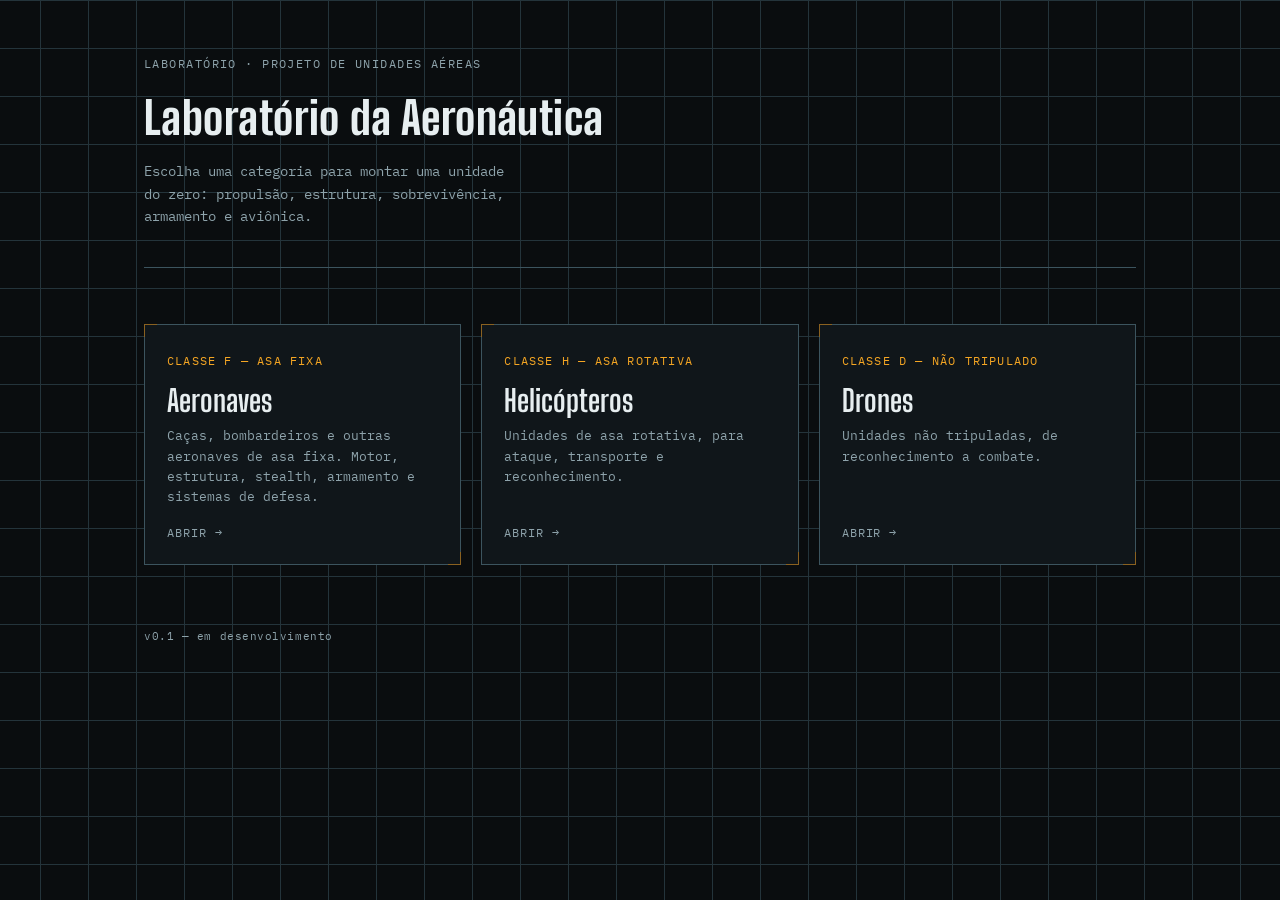
<file: index.html>
<!DOCTYPE html>
<html lang="pt-BR">
<head>
<meta charset="UTF-8">
<meta name="viewport" content="width=device-width, initial-scale=1">
<title>Laboratório da Aeronáutica</title>
<link rel="stylesheet" href="style.css">
<style>
  .hero{
    display: flex;
    flex-direction: column;
    gap: 18px;
    padding-top: 24px;
  }
  .hero h1{
    font-family: var(--display);
    font-weight: 800;
    font-size: 45px;
    line-height: 1.05;
    letter-spacing: 0.01em;
    margin: 0;
    color: var(--text);
  }
  .hero p{
    font-family: var(--mono);
    font-size: 14px;
    line-height: 1.6;
    color: var(--text-dim);
    max-width: 46ch;
    margin: 0;
  }

  .options{
    margin-top: 56px;
    display: grid;
    grid-template-columns: repeat(3, 1fr);
    gap: 20px;
  }

  .option{
    position: relative;
    display: block;
    background: var(--bg-panel);
    border: 1px solid var(--line-strong);
    padding: 28px 22px 24px;
    min-height: 200px;
    display: flex;
    flex-direction: column;
    justify-content: space-between;
    transition: border-color 0.15s ease, background 0.15s ease;
  }
  .option::before, .option::after{
    content: "";
    position: absolute;
    width: 12px;
    height: 12px;
    border: 1px solid var(--accent-dim);
    transition: border-color 0.15s ease;
  }
  .option::before{ top: -1px; left: -1px; border-right: none; border-bottom: none; }
  .option::after{ bottom: -1px; right: -1px; border-left: none; border-top: none; }

  .option:hover{
    border-color: var(--line-strong);
    background: #141c20;
  }
  .option:hover::before, .option:hover::after{
    border-color: var(--accent);
  }

  .option .code{
    font-family: var(--mono);
    font-size: 12px;
    letter-spacing: 0.1em;
    color: var(--accent);
  }
  .option h2{
    font-family: var(--display);
    font-weight: 700;
    font-size: 30px;
    margin: 14px 0 8px;
    color: var(--text);
  }
  .option p{
    font-family: var(--mono);
    font-size: 13px;
    line-height: 1.55;
    color: var(--text-dim);
    margin: 0;
  }
  .option .go{
    margin-top: 18px;
    font-family: var(--mono);
    font-size: 12px;
    letter-spacing: 0.08em;
    color: var(--text-dim);
  }
  .option:hover .go{ color: var(--accent); }

  footer{
    margin-top: 64px;
    font-family: var(--mono);
    font-size: 11px;
    color: var(--text-dim);
    letter-spacing: 0.05em;
  }

  @media (max-width: 760px){
    .options{ grid-template-columns: 1fr; }
    .hero h1{ font-size: 36px; }
  }
</style>
</head>
<body>
  <div class="frame">
    <div class="tag">LABORATÓRIO&nbsp;&middot;&nbsp;PROJETO DE UNIDADES AÉREAS</div>

    <div class="hero">
      <h1>Laboratório da Aeronáutica</h1>
      <p>Escolha uma categoria para montar uma unidade do zero: propulsão, estrutura, sobrevivência, armamento e aviônica.</p>
    </div>

    <div class="hairline" style="margin-top: 40px;"></div>

    <nav class="options">
      <a class="option" href="aeronaves.html">
        <div>
          <div class="code">CLASSE&nbsp;F — ASA FIXA</div>
          <h2>Aeronaves</h2>
          <p>Caças, bombardeiros e outras aeronaves de asa fixa. Motor, estrutura, stealth, armamento e sistemas de defesa.</p>
        </div>
        <div class="go">ABRIR &rarr;</div>
      </a>

      <a class="option" href="helicopteros.html">
        <div>
          <div class="code">CLASSE&nbsp;H — ASA ROTATIVA</div>
          <h2>Helicópteros</h2>
          <p>Unidades de asa rotativa, para ataque, transporte e reconhecimento.</p>
        </div>
        <div class="go">ABRIR &rarr;</div>
      </a>

      <a class="option" href="drones.html">
        <div>
          <div class="code">CLASSE&nbsp;D — NÃO TRIPULADO</div>
          <h2>Drones</h2>
          <p>Unidades não tripuladas, de reconhecimento a combate.</p>
        </div>
        <div class="go">ABRIR &rarr;</div>
      </a>
    </nav>

    <footer>v0.1 — em desenvolvimento</footer>
  </div>
</body>
</html>
</file>
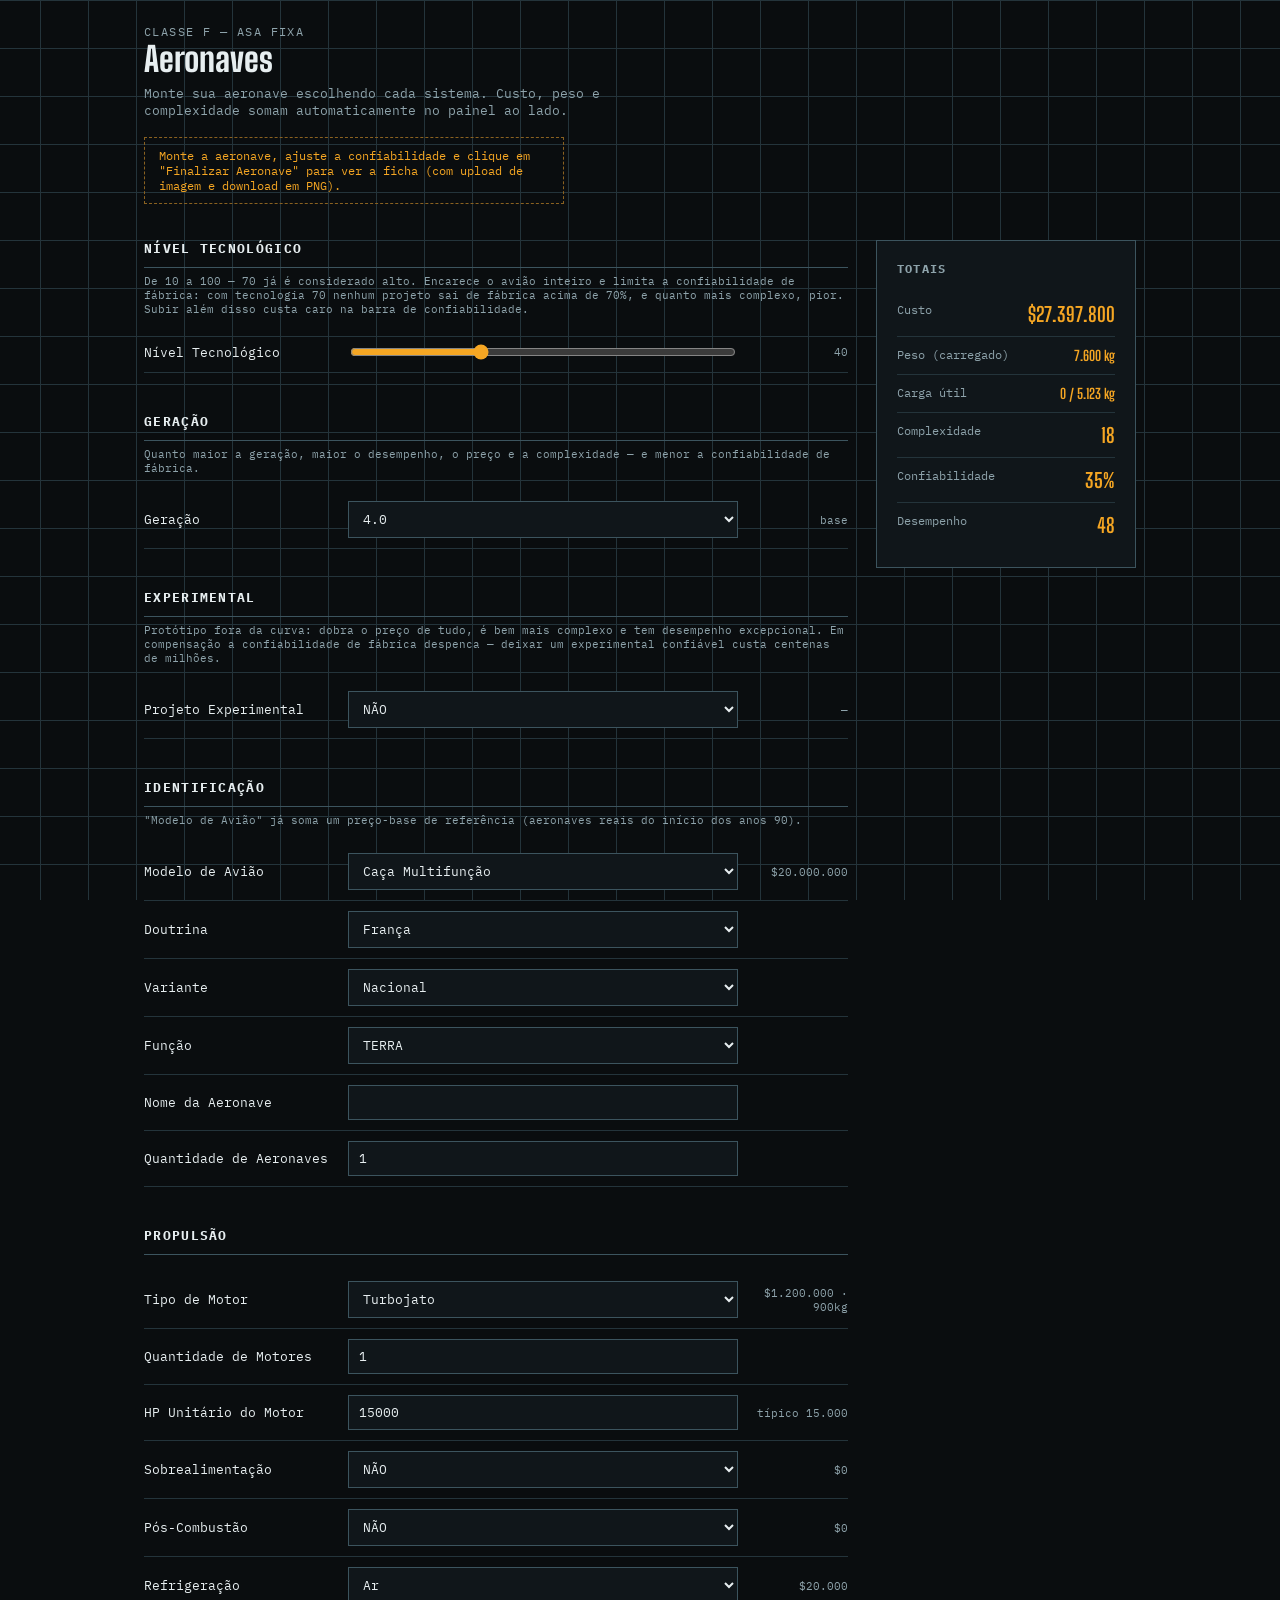
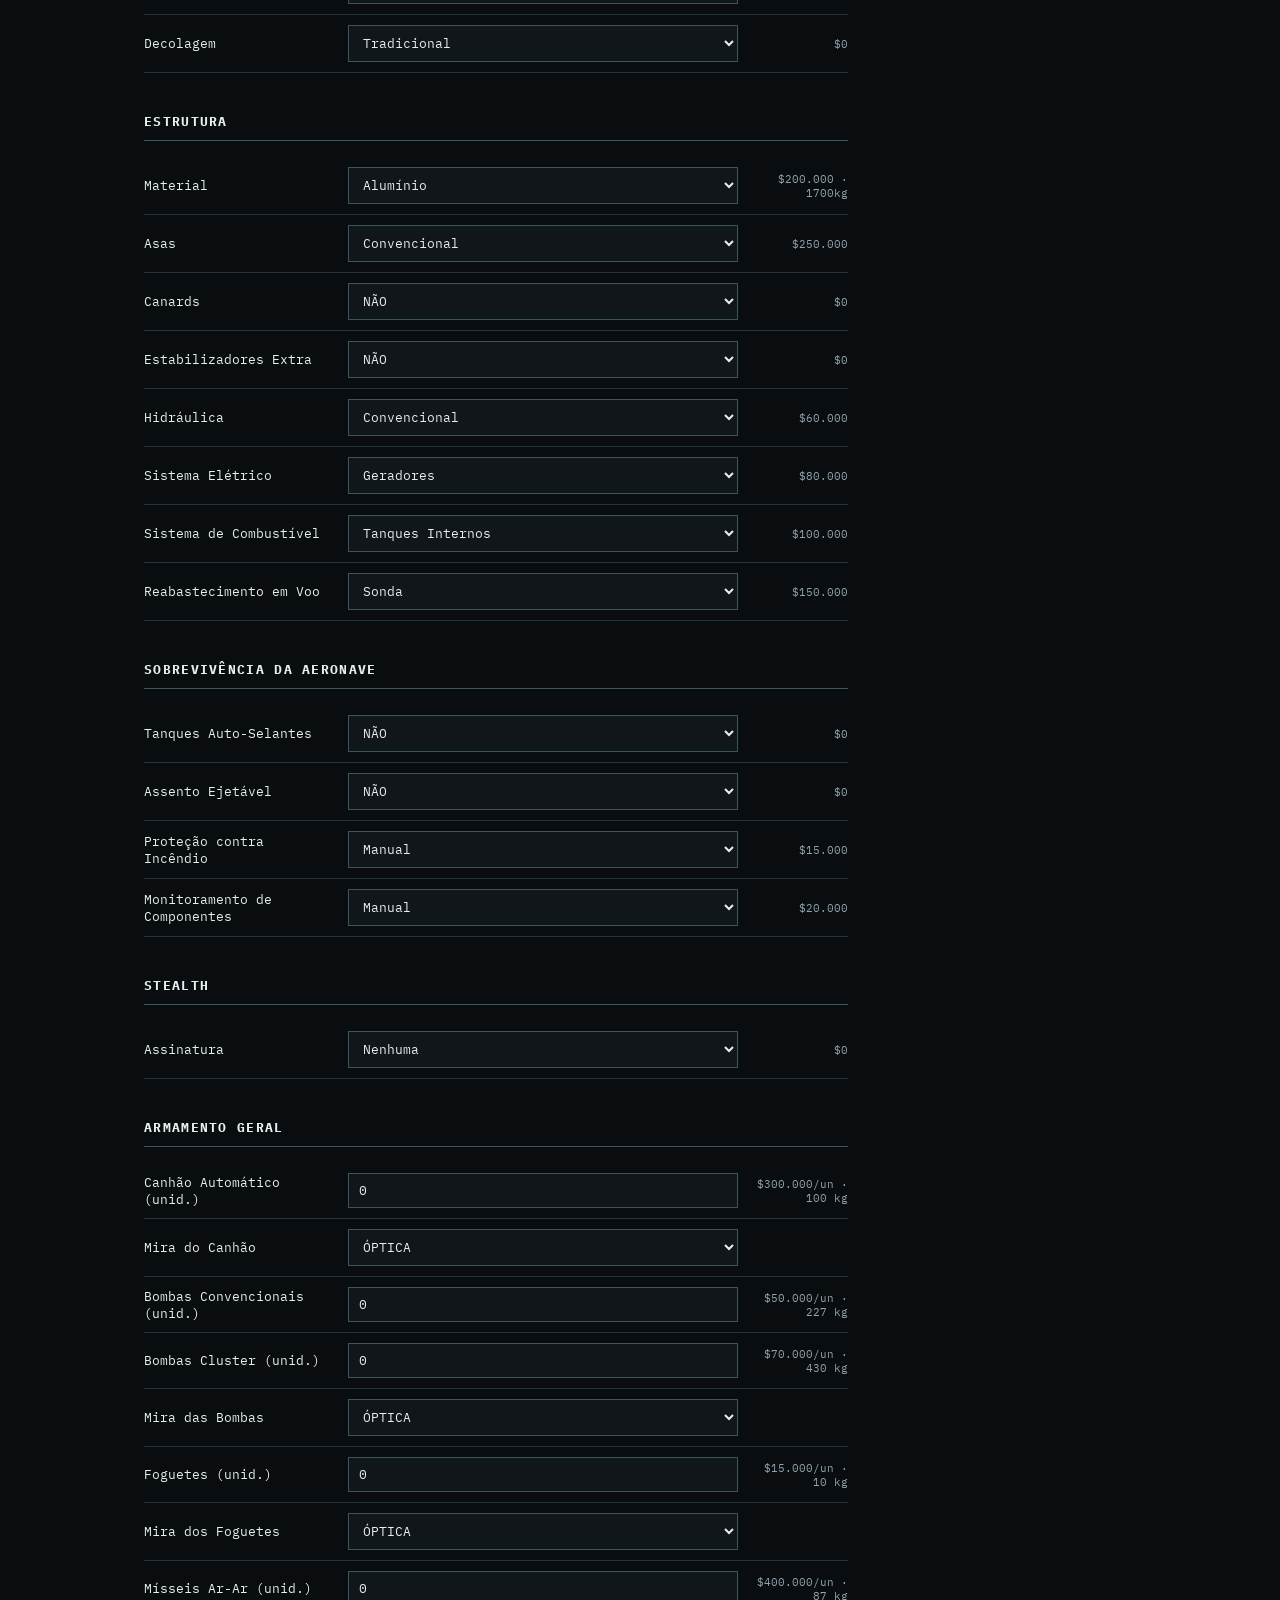
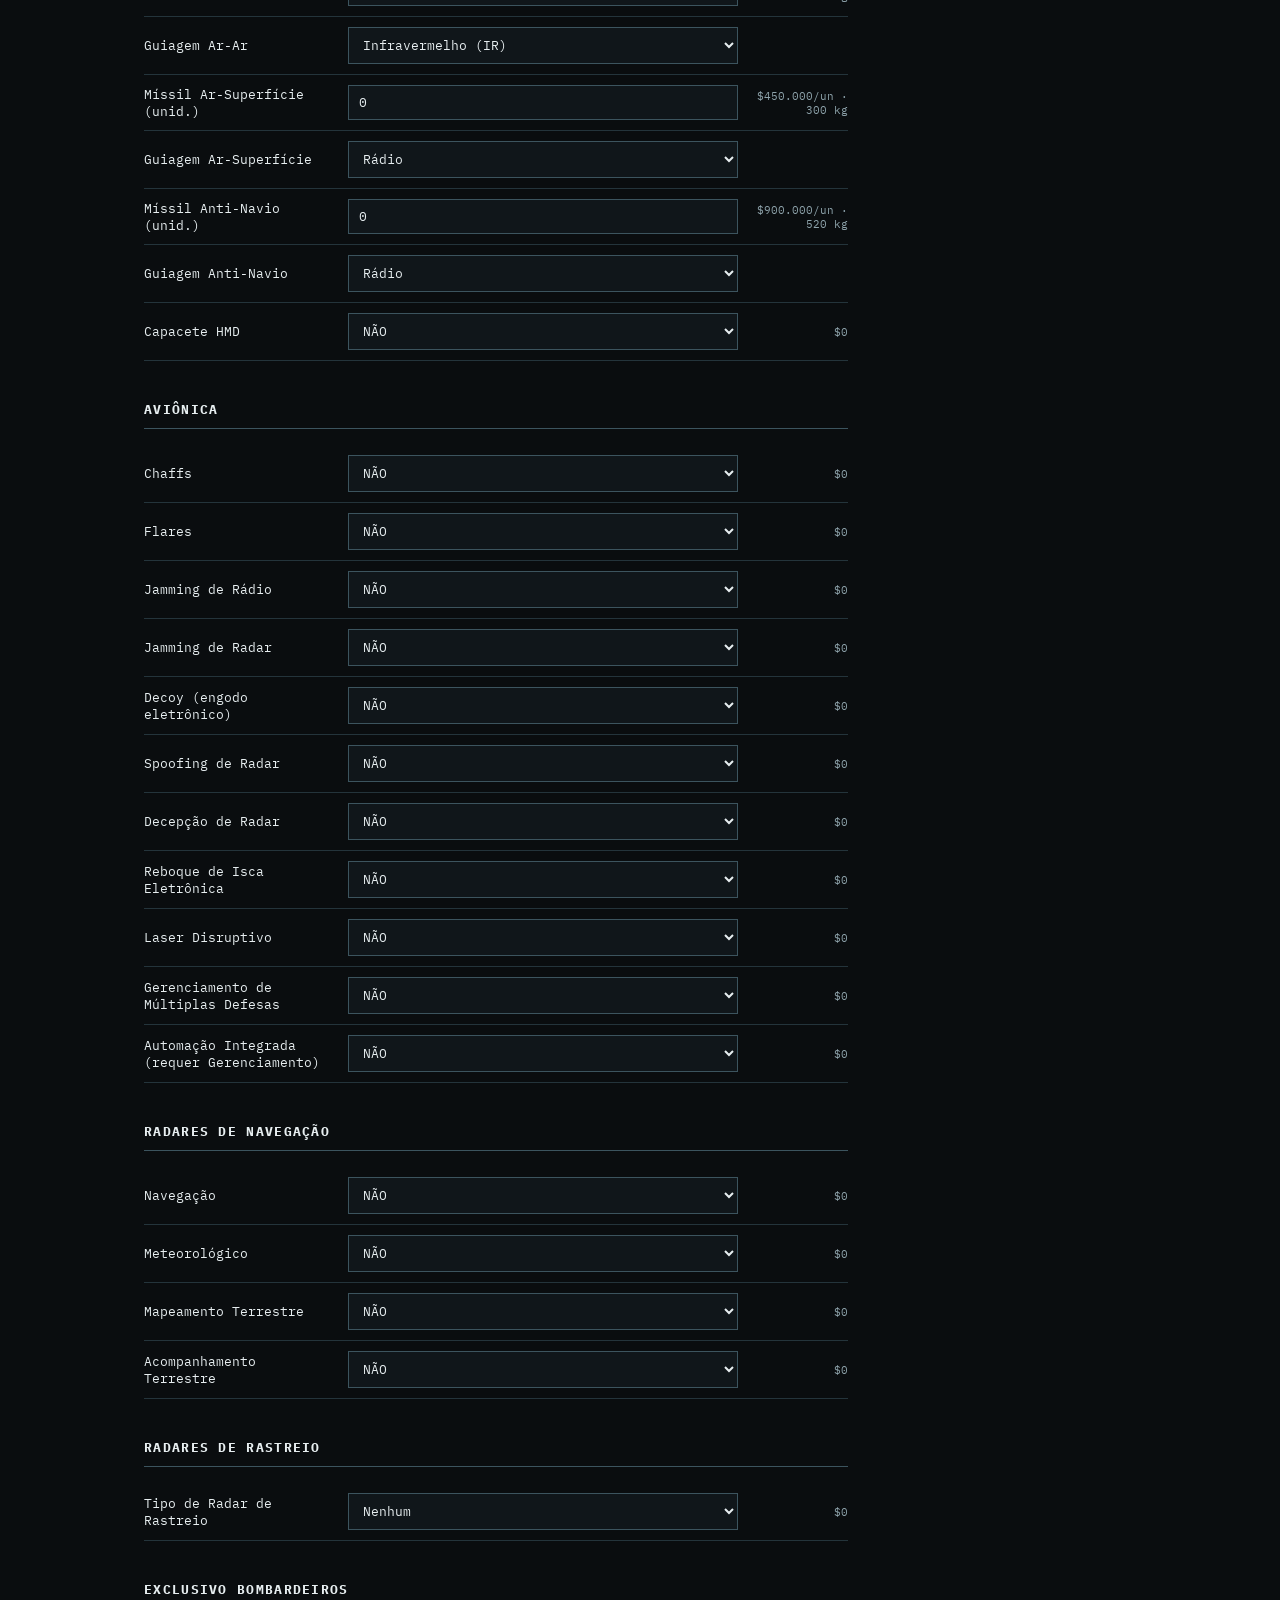
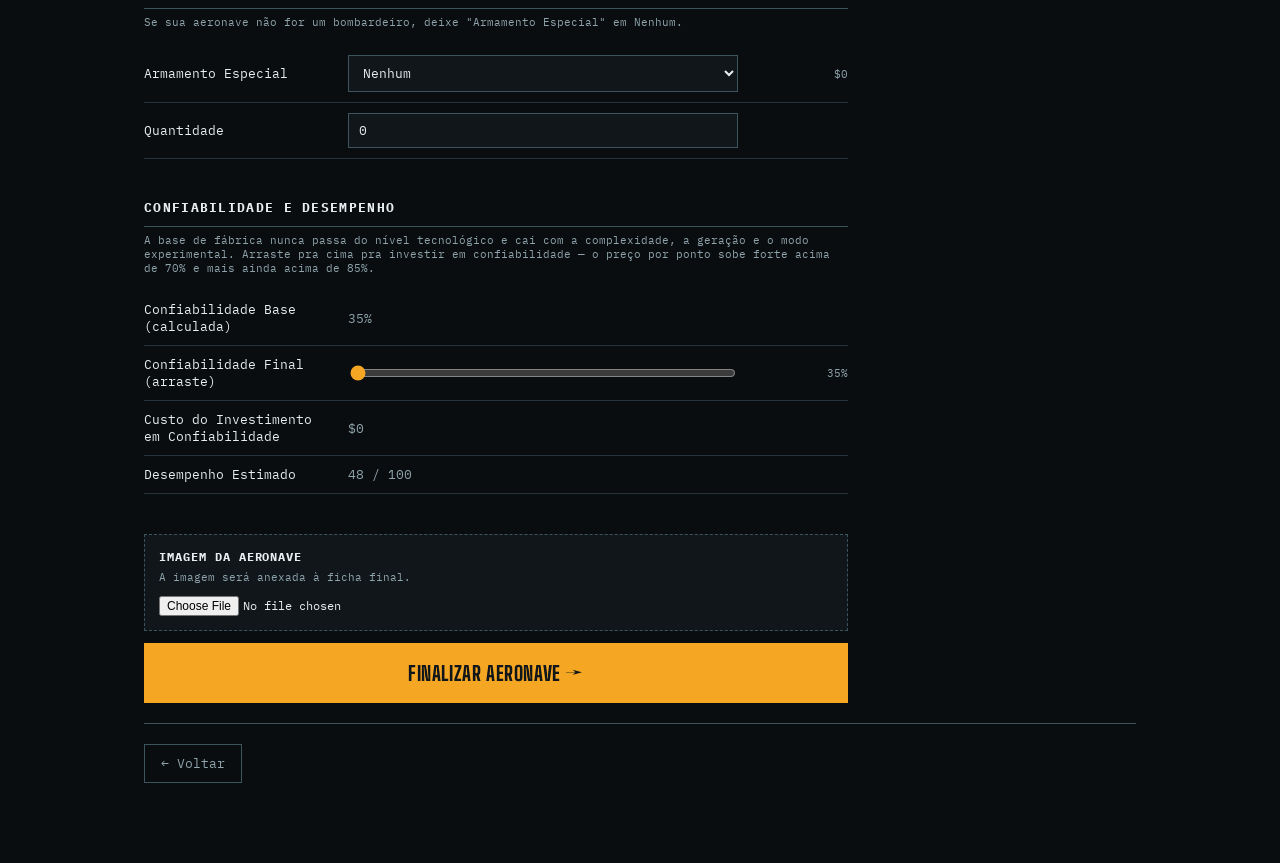
<file: aeronaves.html>
<!DOCTYPE html>
<html lang="pt-BR">
<head>
<meta charset="UTF-8">
<meta name="viewport" content="width=device-width, initial-scale=1">
<title>Aeronaves — Laboratório da Aeronáutica</title>
<link rel="stylesheet" href="style.css">
<style>
  .page{ padding-top: 24px; }
  .page h1{ font-family: var(--display); font-weight: 800; font-size: 34px; margin: 0 0 6px; }
  .page > p{ font-family: var(--mono); font-size: 13px; color: var(--text-dim); max-width: 60ch; margin: 0 0 8px; }
  .notice{
    font-family: var(--mono); font-size: 12px; color: var(--accent);
    border: 1px dashed var(--accent-dim); padding: 10px 14px; max-width: 60ch; margin: 18px 0 0;
  }

  .layout{
    display: grid;
    grid-template-columns: 1fr 260px;
    gap: 28px;
    margin-top: 36px;
    align-items: start;
  }

  section.group{ margin-bottom: 40px; }
  section.group h2{
    font-family: var(--mono); font-size: 13px; letter-spacing: 0.1em;
    color: var(--text); margin: 0 0 4px; padding-bottom: 10px;
    border-bottom: 1px solid var(--line-strong);
  }
  section.group .sub{ font-family: var(--mono); font-size: 11px; color: var(--text-dim); margin: 6px 0 16px; }

  .field{
    display: grid;
    grid-template-columns: 190px 1fr 96px;
    align-items: center;
    gap: 14px;
    padding: 10px 0;
    border-bottom: 1px solid var(--line);
  }
  .field label{ font-family: var(--mono); font-size: 13px; color: var(--text); }
  .field select, .field input[type=number], .field input[type=text]{
    background: var(--bg-panel);
    border: 1px solid var(--line-strong);
    color: var(--text);
    font-family: var(--mono);
    font-size: 13px;
    padding: 8px 10px;
    width: 100%;
  }
  .field select:focus, .field input:focus{ outline: 1px solid var(--accent); border-color: var(--accent); }
  .field .readout{ font-family: var(--mono); font-size: 11px; color: var(--text-dim); text-align: right; }
  .field input[type=range]{ accent-color: var(--accent); background: transparent; border: none; padding: 0; }
  .warn{
    font-family: var(--mono); font-size: 11px; color: #ff8a75;
    padding: 6px 0 14px; display: none;
  }
  .calc-val{ font-family: var(--mono); font-size: 13px; color: var(--text-dim); }
  .finalizar{
    display: block;
    width: 100%;
    background: var(--accent);
    color: #10161a;
    border: none;
    font-family: var(--display);
    font-weight: 800;
    font-size: 20px;
    letter-spacing: 0.03em;
    padding: 18px;
    margin-top: 12px;
    cursor: pointer;
    transition: background 0.15s ease;
  }
  .finalizar:hover{ background: #ffb84d; }

  .totals{
    position: sticky;
    top: 24px;
    background: var(--bg-panel);
    border: 1px solid var(--line-strong);
    padding: 20px;
  }
  .totals h2{ font-family: var(--mono); font-size: 12px; letter-spacing: 0.1em; color: var(--text-dim); margin: 0 0 16px; }
  .totals .row{ display: flex; justify-content: space-between; padding: 10px 0; border-bottom: 1px solid var(--line); }
  .totals .row:last-child{ border-bottom: none; }
  .totals .row .k{ font-family: var(--mono); font-size: 12px; color: var(--text-dim); }
  .totals .row .v{ font-family: var(--display); font-weight: 700; font-size: 20px; color: var(--accent); }

  footer.nav{ margin-top: 20px; }

  @media (max-width: 860px){
    .layout{ grid-template-columns: 1fr; }
    .totals{ position: static; }
    .field{ grid-template-columns: 1fr; row-gap: 6px; }
    .field .readout{ text-align: left; }
  }

  .totals .row .v.small{ font-size: 14px; text-align: right; }
  .totals .row .v.bad{ color: #ff8a75; }
  .aviso-carga{
    display: none; font-family: var(--mono); font-size: 12px; line-height: 1.5; color: #ff8a75;
    border: 1px dashed #ff8a75; padding: 10px 14px; margin-top: 12px;
  }
  .ficha-badge{ display:inline-block; margin-top:10px; padding:5px 14px; border:1px solid rgba(255,255,255,.55); border-radius:20px; font-size:12px; font-weight:700; letter-spacing:.06em }
  .ficha-badge.exp{ margin-left:6px; border-color:#ffb84d; color:#ffb84d }

  /* ===== FICHA FINAL — adição sem alterar o layout original ===== */
  .upload-box{margin-top:14px;padding:14px;border:1px dashed var(--line-strong);background:var(--bg-panel)}
  .upload-box h3{margin:0 0 6px;font-family:var(--mono);font-size:12px;letter-spacing:.08em}
  .upload-box p{margin:0 0 10px;font-family:var(--mono);font-size:11px;color:var(--text-dim)}
  .upload-box input{font-family:var(--mono);font-size:12px;max-width:100%}
  .upload-preview{display:none;max-width:240px;max-height:140px;margin-top:10px;border:1px solid var(--line-strong);object-fit:contain}
  .ficha-overlay{display:none;position:fixed;inset:0;z-index:9999;overflow:auto;background:rgba(10,14,18,.88);padding:20px}
  .ficha-overlay.open{display:block}
  .ficha-actions{max-width:900px;margin:0 auto 10px;display:flex;gap:8px;justify-content:flex-end;flex-wrap:wrap}
  .ficha-actions button{border:1px solid var(--line-strong);background:var(--bg-panel);color:var(--text);padding:9px 13px;cursor:pointer;font-family:var(--mono);font-weight:700}
  .ficha-actions .primary{background:var(--accent);color:#10161a;border-color:var(--accent)}
  .ficha{max-width:900px;margin:0 auto;background:#fff;color:#273342;font-family:Arial,sans-serif;border-radius:14px;overflow:hidden;box-shadow:0 15px 50px rgba(0,0,0,.4)}
  .ficha-head{background:#2d3a4d;color:#fff;text-align:center;padding:24px 24px 20px}
  .ficha-head h2{margin:0;font-size:30px}.ficha-head p{margin:5px 0 0;font-size:14px;opacity:.85}
  .ficha-image{display:block;width:100%;max-height:430px;object-fit:contain;background:#f4f6f8}
  .ficha-section{padding:16px 22px;border-bottom:1px solid #e1e5e9}.ficha-section h3{margin:0 0 10px;font-size:13px;letter-spacing:.07em;color:#515c68}
  .ficha-grid{display:grid;grid-template-columns:repeat(2,minmax(0,1fr));gap:0 22px}.ficha-row{display:flex;justify-content:space-between;gap:12px;padding:7px 0;border-bottom:1px solid #edf0f2;font-size:13px}.ficha-row b{color:#59636e}.ficha-row span{text-align:right}
  .ficha-stats{display:grid;grid-template-columns:repeat(4,1fr);border-bottom:1px solid #e1e5e9}.ficha-stat{text-align:center;padding:14px 6px;border-right:1px solid #e1e5e9}.ficha-stat:last-child{border-right:0}.ficha-stat strong{display:block;font-size:21px;color:#2f6fa8}.ficha-stat small{font-size:9px;color:#59636e;font-weight:700}
  .ficha-list{margin:0;padding-left:20px;font-size:13px}.ficha-list li{margin:5px 0}.ficha-empty{font-size:13px;color:#7b858e}
  .ficha-foot{display:grid;grid-template-columns:repeat(3,1fr);background:#2d3a4d;color:#fff;text-align:center}.ficha-foot div{padding:14px 5px}.ficha-foot strong{display:block;font-size:19px}.ficha-foot small{font-size:9px;opacity:.8}
  @media(max-width:700px){.ficha-overlay{padding:8px}.ficha-grid{grid-template-columns:1fr}.ficha-stats{grid-template-columns:1fr 1fr}.ficha-head h2{font-size:23px}}

</style>
</head>
<body>
  <div class="frame page">
    <div class="tag">CLASSE&nbsp;F — ASA FIXA</div>
    <h1>Aeronaves</h1>
    <p>Monte sua aeronave escolhendo cada sistema. Custo, peso e complexidade somam automaticamente no painel ao lado.</p>
    <div class="notice">Monte a aeronave, ajuste a confiabilidade e clique em "Finalizar Aeronave" para ver a ficha (com upload de imagem e download em PNG).</div>

    <div class="layout">
      <div>

        <section class="group" id="grupo-tecnologia">
          <h2>NÍVEL TECNOLÓGICO</h2>
          <div class="sub">De 10 a 100 — 70 já é considerado alto. Encarece o avião inteiro e limita a confiabilidade de fábrica: com tecnologia 70 nenhum projeto sai de fábrica acima de 70%, e quanto mais complexo, pior. Subir além disso custa caro na barra de confiabilidade.</div>
        </section>

        <section class="group" id="grupo-geracao">
          <h2>GERAÇÃO</h2>
          <div class="sub">Quanto maior a geração, maior o desempenho, o preço e a complexidade — e menor a confiabilidade de fábrica.</div>
        </section>

        <section class="group" id="grupo-experimental">
          <h2>EXPERIMENTAL</h2>
          <div class="sub">Protótipo fora da curva: dobra o preço de tudo, é bem mais complexo e tem desempenho excepcional. Em compensação a confiabilidade de fábrica despenca — deixar um experimental confiável custa centenas de milhões.</div>
        </section>

        <section class="group" id="grupo-identificacao">
          <h2>IDENTIFICAÇÃO</h2>
          <div class="sub">"Modelo de Avião" já soma um preço-base de referência (aeronaves reais do início dos anos 90).</div>
        </section>

        <section class="group" id="grupo-propulsao">
          <h2>PROPULSÃO</h2>
        </section>

        <section class="group" id="grupo-estrutura">
          <h2>ESTRUTURA</h2>
        </section>

        <section class="group" id="grupo-sobrevivencia">
          <h2>SOBREVIVÊNCIA DA AERONAVE</h2>
        </section>

        <section class="group" id="grupo-stealth">
          <h2>STEALTH</h2>
        </section>

        <section class="group" id="grupo-armamento">
          <h2>ARMAMENTO GERAL</h2>
        </section>

        <section class="group" id="grupo-avionica">
          <h2>AVIÔNICA</h2>
        </section>

        <section class="group" id="grupo-radares-nav">
          <h2>RADARES DE NAVEGAÇÃO</h2>
        </section>

        <section class="group" id="grupo-radares-rastreio">
          <h2>RADARES DE RASTREIO</h2>
        </section>

        <section class="group" id="grupo-bombardeiro">
          <h2>EXCLUSIVO BOMBARDEIROS</h2>
          <div class="sub">Se sua aeronave não for um bombardeiro, deixe "Armamento Especial" em Nenhum.</div>
        </section>

        <section class="group" id="grupo-confiabilidade">
          <h2>CONFIABILIDADE E DESEMPENHO</h2>
          <div class="sub">A base de fábrica nunca passa do nível tecnológico e cai com a complexidade, a geração e o modo experimental. Arraste pra cima pra investir em confiabilidade — o preço por ponto sobe forte acima de 70% e mais ainda acima de 85%.</div>
        </section>

        <div class="upload-box">
          <h3>IMAGEM DA AERONAVE</h3>
          <p>A imagem será anexada à ficha final.</p>
          <input id="imagemAeronave" type="file" accept="image/*">
          <img id="previewAeronave" class="upload-preview" alt="Pré-visualização">
        </div>

        <div id="avisoCarga" class="aviso-carga"></div>
        <button id="btnFinalizar" class="finalizar">FINALIZAR AERONAVE &rarr;</button>

      </div>

      <aside class="totals">
        <h2>TOTAIS</h2>
        <div class="row"><span class="k">Custo</span><span class="v" id="totalCusto">$0</span></div>
        <div class="row"><span class="k">Peso (carregado)</span><span class="v small" id="totalPeso">0 kg</span></div>
        <div class="row"><span class="k">Carga útil</span><span class="v small" id="totalCarga">0 / 0 kg</span></div>
        <div class="row"><span class="k">Complexidade</span><span class="v" id="totalComplexidade">0</span></div>
        <div class="row"><span class="k">Confiabilidade</span><span class="v" id="totalConfiabilidade">0%</span></div>
        <div class="row"><span class="k">Desempenho</span><span class="v" id="totalDesempenho">0</span></div>
      </aside>
    </div>

    <div class="hairline" style="margin: 20px 0;"></div>
    <footer class="nav"><a class="back-link" href="index.html">&larr; Voltar</a></footer>
  </div>

  <div id="fichaOverlay" class="ficha-overlay">
    <div class="ficha-actions">
      <button id="fecharFicha">FECHAR</button>
      <button id="baixarFicha" class="primary">BAIXAR FICHA PNG</button>
    </div>
    <div id="fichaFinal" class="ficha"></div>
  </div>

<script>
/* ===================================================================
   BASE DE DADOS DA AERONAVE
   Cada campo abaixo tem uma lista de opções com custo, peso (quando
   se aplica) e complexidade. São valores estimados por mim a partir
   dos que você já tinha na planilha (ex: Turbofan Baixo Bypass e
   Alumínio, que ficaram exatamente com os números originais).
   Quer mudar algum número? É só editar o valor aqui e salvar.
   =================================================================== */
const IDENTIFICACAO = {
  modelo: { label: "Modelo de Avião", options: [
    // pesoBase = estrutura/sistemas básicos do modelo (kg); cargaMax = carga externa máxima (kg);
    // hpRef = HP total de referência; velTeto = velocidade máxima realista do modelo (km/h).
    // Referências reais: F-16 (caça), F-15/F-14 (interceptador), A-10 (CAS), F-111/Su-24 (tático),
    // B-1B/B-52 (estratégico), E-3 Sentry (AWAC).
    { nome: "Caça Multifunção", custo: 20000000, complexidade: 3, pesoBase: 5000, cargaMax: 7000, hpRef: 28000, velTeto: 3000 },
    { nome: "Interceptador", custo: 43000000, complexidade: 4, pesoBase: 7500, cargaMax: 6000, hpRef: 45000, velTeto: 3200 },
    { nome: "CAS", custo: 13000000, complexidade: 2, pesoBase: 7000, cargaMax: 7300, hpRef: 20000, velTeto: 950 },
    { nome: "Bombardeiro Tático", custo: 25000000, complexidade: 4, pesoBase: 14000, cargaMax: 11000, hpRef: 56000, velTeto: 2500 },
    { nome: "Bombardeiro Estratégico", custo: 200000000, complexidade: 7, pesoBase: 60000, cargaMax: 34000, hpRef: 100000, velTeto: 1400 },
    { nome: "AWAC", custo: 130000000, complexidade: 6, pesoBase: 55000, cargaMax: 500, hpRef: 100000, velTeto: 900 },
  ]},
  doutrina: { label: "Doutrina", type: "select", options: ["França","EUA","Rússia","Reino Unido","Alemanha/UE","Itália","China","Suécia"] },
  variante: { label: "Variante", type: "select", options: ["Nacional","Exportação","Dedicado"] },
  funcao: { label: "Função", type: "select", options: ["TERRA","NAVAL"] },
  nome: { label: "Nome da Aeronave", type: "text" },
  quantidade: { label: "Quantidade de Aeronaves", type: "number", min: 1, max: 100000, valor: 1 },
};

const PROPULSAO = {
  motor: { label: "Tipo de Motor", options: [
    // hpPadrao = HP típico por motor (preenche o campo sozinho); hpMax = limite do que ainda é realista.
    { nome: "Turbojato", custo: 1200000, peso: 900, complexidade: 3, machBase: 2.0, hpPadrao: 15000, hpMax: 35000 },
    { nome: "Turbofan", custo: 2000000, peso: 1400, complexidade: 4, machBase: 1.6, hpPadrao: 22000, hpMax: 45000 },
    { nome: "Turbofan Baixo Bypass", custo: 2500000, peso: 1700, complexidade: 5, machBase: 2.2, hpPadrao: 28000, hpMax: 55000 },
    { nome: "Turbofan Médio Bypass", custo: 2800000, peso: 1800, complexidade: 5, machBase: 1.8, hpPadrao: 26000, hpMax: 50000 },
    { nome: "Turbofan Alto Bypass", custo: 3200000, peso: 2100, complexidade: 6, machBase: 0.85, hpPadrao: 40000, hpMax: 90000 },
    { nome: "Turboprop", custo: 900000, peso: 700, complexidade: 2, machBase: 0.6, hpPadrao: 3500, hpMax: 12000 },
  ]},
  quantidadeMotor: { label: "Quantidade de Motores", type: "number", min: 1, max: 4, valor: 1 },
  sobrealimentacao: { label: "Sobrealimentação", options: [
    { nome: "NÃO", custo: 0, complexidade: 0 },
    { nome: "SIM", custo: 180000, complexidade: 1 },
  ]},
  posCombustao: { label: "Pós-Combustão", options: [
    { nome: "NÃO", custo: 0, complexidade: 0 },
    { nome: "SIM", custo: 250000, complexidade: 2 },
  ]},
  refrigeracao: { label: "Refrigeração", options: [
    { nome: "Ar", custo: 20000, complexidade: 1 },
    { nome: "Óleo", custo: 40000, complexidade: 1 },
    { nome: "Somática", custo: 60000, complexidade: 2 },
    { nome: "Líquida", custo: 70000, complexidade: 2 },
    { nome: "Sistema de Trocas Térmicas", custo: 100000, complexidade: 3 },
  ]},
  decolagem: { label: "Decolagem", options: [
    { nome: "Tradicional", custo: 0, complexidade: 0 },
    { nome: "Vertical (VTOL)", custo: 600000, complexidade: 5 },
  ]},
};

const ESTRUTURA = {
  material: { label: "Material", options: [
    { nome: "Alumínio", custo: 200000, peso: 1700, complexidade: 2, velBonus: 0, fatorCarga: 1.0 },
    { nome: "Ligas Metálicas", custo: 260000, peso: 1900, complexidade: 3, velBonus: 0.05, fatorCarga: 1.05 },
    { nome: "Titânio", custo: 450000, peso: 1500, complexidade: 4, velBonus: 0.15, fatorCarga: 1.12 },
    { nome: "Composite", custo: 600000, peso: 1200, complexidade: 5, velBonus: 0.1, fatorCarga: 1.08 },
  ]},
  asas: { label: "Asas", options: [
    { nome: "Convencional", custo: 250000, complexidade: 1 },
    { nome: "Geometria Variável", custo: 700000, complexidade: 5 },
  ]},
  canards: { label: "Canards", options: [
    { nome: "NÃO", custo: 0, complexidade: 0 },
    { nome: "SIM", custo: 150000, complexidade: 2 },
  ]},
  estabilizadores: { label: "Estabilizadores Extra", options: [
    { nome: "NÃO", custo: 0, complexidade: 0 },
    { nome: "SIM", custo: 120000, complexidade: 1 },
  ]},
  hidraulica: { label: "Hidráulica", options: [
    { nome: "Convencional", custo: 60000, complexidade: 1 },
    { nome: "Múltiplos Circuitos", custo: 140000, complexidade: 3 },
  ]},
  sistemaEletrico: { label: "Sistema Elétrico", options: [
    { nome: "Geradores", custo: 80000, complexidade: 2 },
    { nome: "Baterias", custo: 50000, complexidade: 1 },
  ]},
  sistemaCombustivel: { label: "Sistema de Combustível", options: [
    // cargaOcupada = quanto da carga externa os tanques de lançamento consomem (kg)
    { nome: "Tanques Internos", custo: 100000, complexidade: 1, cargaOcupada: 0 },
    { nome: "Tanques Externos", custo: 60000, complexidade: 2, cargaOcupada: 1500 },
    { nome: "Ambos", custo: 140000, complexidade: 3, cargaOcupada: 1500 },
  ]},
  reabastecimento: { label: "Reabastecimento em Voo", options: [
    { nome: "Sonda", custo: 150000, complexidade: 2 },
    { nome: "Receptáculo", custo: 180000, complexidade: 2 },
    { nome: "Ambos", custo: 220000, complexidade: 3 },
  ]},
};

const SOBREVIVENCIA = {
  tanquesAutoSelantes: { label: "Tanques Auto-Selantes", options: [
    { nome: "NÃO", custo: 0, complexidade: 0 },
    { nome: "SIM", custo: 50000, complexidade: 1 },
  ]},
  assentoEjetavel: { label: "Assento Ejetável", options: [
    { nome: "NÃO", custo: 0, complexidade: 0 },
    { nome: "SIM", custo: 180000, complexidade: 2 },
  ]},
  protecaoIncendio: { label: "Proteção contra Incêndio", options: [
    { nome: "Manual", custo: 15000, complexidade: 1 },
    { nome: "Assistida", custo: 35000, complexidade: 2 },
    { nome: "Câmbio", custo: 45000, complexidade: 2 },
    { nome: "Automática", custo: 60000, complexidade: 3 },
  ]},
  monitoramento: { label: "Monitoramento de Componentes", options: [
    { nome: "Manual", custo: 20000, complexidade: 1 },
    { nome: "Alerta Antecipado", custo: 40000, complexidade: 2 },
    { nome: "Eletrônica", custo: 55000, complexidade: 3 },
    { nome: "Composta", custo: 65000, complexidade: 3 },
    { nome: "Automática", custo: 75000, complexidade: 4 },
  ]},
};

const STEALTH = {
  assinatura: { label: "Assinatura", options: [
    { nome: "Nenhuma", custo: 0, complexidade: 0, velPenal: 0 },
    { nome: "Redução de RCS", custo: 650000, complexidade: 6, velPenal: 0.1 },
    { nome: "Material Absorvente", custo: 900000, complexidade: 7, velPenal: 0.05 },
    { nome: "Redução de Assinatura Infravermelha", custo: 800000, complexidade: 6, velPenal: 0.05 },
  ]},
};

const ARMAMENTO = {
  canhao: { label: "Canhão Automático (unid.)", type: "quantidade", custoUnitario: 300000, pesoUnitario: 100, complexidadeUnitaria: 3, ref: "Canhão de aeronave real: M61 Vulcan ≈ 112 kg, BK-27 ≈ 100 kg, GSh-30-1 ≈ 46 kg" },
  canhaoMira: { label: "Mira do Canhão", type: "select", options: ["ÓPTICA","HUD","RADAR","ELETRO-ÓPTICA","LASER"] },
  bombasConv: { label: "Bombas Convencionais (unid.)", type: "quantidade", custoUnitario: 50000, pesoUnitario: 227, complexidadeUnitaria: 1, ref: "Referência: bomba Mk 82 (500 lb) ≈ 227 kg" },
  bombasCluster: { label: "Bombas Cluster (unid.)", type: "quantidade", custoUnitario: 70000, pesoUnitario: 430, complexidadeUnitaria: 2, ref: "Referência: CBU-87 ≈ 430 kg (Rockeye ≈ 222 kg)" },
  bombasMira: { label: "Mira das Bombas", type: "select", options: ["ÓPTICA","HUD","COMPUTADOR DE GUIA","INFRAVERMELHO","RADAR","SISTEMA INERCIAL","INERCIAL TERCOM","SATÉLITE"] },
  foguetes: { label: "Foguetes (unid.)", type: "quantidade", custoUnitario: 15000, pesoUnitario: 10, complexidadeUnitaria: 1, ref: "Referência: foguete Hydra 70 (Mk66) ≈ 10 kg cada" },
  foguetesMira: { label: "Mira dos Foguetes", type: "select", options: ["ÓPTICA","HUD","COMPUTADOR DE MIRA","LASER","ELETRO-ÓPTICA"] },
  misseisArAr: { label: "Mísseis Ar-Ar (unid.)", type: "quantidade", custoUnitario: 400000, pesoUnitario: 152, complexidadeUnitaria: 4, miraKey: "misseisArArMira",
    pesoPorMira: { "Infravermelho (IR)": 87, "Radar Semiativo (SARH)": 231, "Radar Ativo (ARH)": 152, "Rádio EC + SARH": 231, "Inercial + Radar": 152 },
    ref: "O peso muda com a guiagem: AIM-9L (IR) ≈ 87 kg, AIM-7M (SARH) ≈ 231 kg, AIM-120 (ARH) ≈ 152 kg" },
  misseisArArMira: { label: "Guiagem Ar-Ar", type: "select", options: ["Infravermelho (IR)","Radar Semiativo (SARH)","Radar Ativo (ARH)","Rádio EC + SARH","Inercial + Radar"] },
  misselArSup: { label: "Míssil Ar-Superfície (unid.)", type: "quantidade", custoUnitario: 450000, pesoUnitario: 300, complexidadeUnitaria: 4, ref: "Referência: AGM-65 Maverick ≈ 220–300 kg" },
  misselArSupMira: { label: "Guiagem Ar-Superfície", type: "select", options: ["Rádio","Inercial","Eletro-óptico","Infravermelho","Laser Semiativo","Radar Semiativo","Radar Ativo","TERCOM","Guiagem Combinada"] },
  misselAntiNavio: { label: "Míssil Anti-Navio (unid.)", type: "quantidade", custoUnitario: 900000, pesoUnitario: 520, complexidadeUnitaria: 5, ref: "Referência: AGM-84 Harpoon ≈ 520 kg" },
  misselAntiNavioMira: { label: "Guiagem Anti-Navio", type: "select", options: ["Rádio","Inercial","Eletro-óptico","Infravermelho","Laser Semiativo","Radar Semiativo","Radar Ativo","TERCOM","Guiagem Combinada"] },
  capaceteHMD: { label: "Capacete HMD", options: [
    { nome: "NÃO", custo: 0, complexidade: 0 },
    { nome: "SIM", custo: 150000, complexidade: 3 },
  ]},
};

const AVIONICA = {
  chaffs: { label: "Chaffs", options: [{nome:"NÃO",custo:0,complexidade:0},{nome:"SIM",custo:20000,complexidade:1}] },
  flares: { label: "Flares", options: [{nome:"NÃO",custo:0,complexidade:0},{nome:"SIM",custo:20000,complexidade:1}] },
  jammingRadio: { label: "Jamming de Rádio", options: [{nome:"NÃO",custo:0,complexidade:0},{nome:"SIM",custo:60000,complexidade:2}] },
  jammingRadar: { label: "Jamming de Radar", options: [{nome:"NÃO",custo:0,complexidade:0},{nome:"SIM",custo:80000,complexidade:3}] },
  decoy: { label: "Decoy (engodo eletrônico)", options: [{nome:"NÃO",custo:0,complexidade:0},{nome:"SIM",custo:70000,complexidade:2}] },
  spoofingRadar: { label: "Spoofing de Radar", options: [{nome:"NÃO",custo:0,complexidade:0},{nome:"SIM",custo:90000,complexidade:3}] },
  decepcaoRadar: { label: "Decepção de Radar", options: [{nome:"NÃO",custo:0,complexidade:0},{nome:"SIM",custo:85000,complexidade:3}] },
  reboqueIsca: { label: "Reboque de Isca Eletrônica", options: [{nome:"NÃO",custo:0,complexidade:0},{nome:"SIM",custo:50000,complexidade:2}] },
  laserDisruptivo: { label: "Laser Disruptivo", options: [{nome:"NÃO",custo:0,complexidade:0},{nome:"SIM",custo:150000,complexidade:4}] },
  gerenciamentoDefesas: { label: "Gerenciamento de Múltiplas Defesas", options: [{nome:"NÃO",custo:0,complexidade:0},{nome:"SIM",custo:40000,complexidade:2}] },
  automacaoIntegrada: { label: "Automação Integrada (requer Gerenciamento)", options: [{nome:"NÃO",custo:0,complexidade:0},{nome:"SIM",custo:120000,complexidade:4}] },
};

const RADARES_NAVEGACAO = {
  navegacao: { label: "Navegação", options: [{nome:"NÃO",custo:0,complexidade:0},{nome:"SIM",custo:30000,complexidade:1}] },
  meteorologico: { label: "Meteorológico", options: [{nome:"NÃO",custo:0,complexidade:0},{nome:"SIM",custo:35000,complexidade:1}] },
  mapeamentoTerrestre: { label: "Mapeamento Terrestre", options: [{nome:"NÃO",custo:0,complexidade:0},{nome:"SIM",custo:60000,complexidade:2}] },
  acompanhamentoTerrestre: { label: "Acompanhamento Terrestre", options: [{nome:"NÃO",custo:0,complexidade:0},{nome:"SIM",custo:65000,complexidade:2}] },
};

const RADARES_RASTREIO = {
  tipoRastreio: { label: "Tipo de Radar de Rastreio", options: [
    { nome: "Nenhum", custo: 0, complexidade: 0 },
    { nome: "Busca", custo: 50000, complexidade: 2 },
    { nome: "Rastreamento", custo: 70000, complexidade: 3 },
    { nome: "Rastreamento Múltiplo", custo: 110000, complexidade: 4 },
    { nome: "Pulse-Doppler", custo: 160000, complexidade: 5 },
  ]},
};

const BOMBARDEIRO = {
  tipoEspecial: { label: "Armamento Especial", options: [
    { nome: "Nenhum", custo: 0, complexidade: 0 },
    // peso por unidade (kg): B61 ≈ 330, GBU-28 ≈ 2.130, BLU-118/B ≈ 900, EMP (estimado) ≈ 500,
    // AGM-86B ALCM ≈ 1.450, BGM-109B TASM ≈ 1.200
    { nome: "Capacidade Nuclear", custo: 5000000, complexidade: 8, peso: 330 },
    { nome: "Bombas Sísmicas", custo: 2500000, complexidade: 6, peso: 2130 },
    { nome: "Bombas Termobáricas", custo: 1200000, complexidade: 5, peso: 900 },
    { nome: "EMP", custo: 3000000, complexidade: 7, peso: 500 },
    { nome: "Mísseis Cruzeiro", custo: 1800000, complexidade: 6, peso: 1450 },
    { nome: "Míssil Anti-Navio (longo alcance)", custo: 2000000, complexidade: 6, peso: 1200 },
  ]},
  quantidadeEspecial: { label: "Quantidade", type: "number", min: 0, max: 20, valor: 0 },
};

const GERACAO = {
  geracao: { label: "Geração", options: [
    { nome: "4.0", custo: 0, complexidade: 0,  custoMult: 1.00, desempenho: 0,  confPenal: 0,  velMult: 1.00, nota: "base" },
    { nome: "4.5", custo: 0, complexidade: 6,  custoMult: 1.15, desempenho: 6,  confPenal: 5,  velMult: 1.02, nota: "×1,15 preço" },
    { nome: "5.0", custo: 0, complexidade: 12, custoMult: 1.40, desempenho: 12, confPenal: 10, velMult: 1.04, nota: "×1,40 preço" },
    { nome: "5.5", custo: 0, complexidade: 20, custoMult: 1.70, desempenho: 18, confPenal: 16, velMult: 1.06, nota: "×1,70 preço" },
    { nome: "6.0", custo: 0, complexidade: 30, custoMult: 2.10, desempenho: 25, confPenal: 22, velMult: 1.08, nota: "×2,10 preço" },
  ]},
};

const EXPERIMENTAL = {
  experimental: { label: "Projeto Experimental", options: [
    { nome: "NÃO", custo: 0, complexidade: 0, nota: "—" },
    { nome: "SIM", custo: 0, complexidade: 0, nota: "×2 preço" },
  ]},
};

/* ===================================================================
   MOTOR DE RENDERIZAÇÃO — não precisa mexer daqui pra baixo.
   =================================================================== */
const state = {};
let nivelTecnologico = 40;
const readoutsQtd = {};
const ARMAS_QTD = ["canhao","bombasConv","bombasCluster","foguetes","misseisArAr","misselArSup","misselAntiNavio"];

// peso por unidade de uma arma (kg); alguns mísseis mudam de peso conforme a guiagem escolhida
function pesoUnit(f){
  if (f.pesoPorMira && f.miraKey){
    const m = state[f.miraKey + "_valor"];
    if (f.pesoPorMira[m] != null) return f.pesoPorMira[m];
  }
  return f.pesoUnitario || 0;
}
let confiabilidadeManual = null;   // confiabilidade final (calculada em recalc)
let pontosInvestidos = 0;          // pontos que o usuário comprou acima da base de fábrica
let confiabilidadeBaseAtual = 10;
let refsConfiab = {};

function money(n){ return "$" + Math.round(n).toLocaleString("pt-BR"); }

function renderGroup(containerId, config){
  const container = document.getElementById(containerId);
  const sub = document.createElement("div");
  sub.className = "sub";
  container.appendChild(sub);

  for (const key in config){
    const f = config[key];
    const row = document.createElement("div");
    row.className = "field";

    const label = document.createElement("label");
    label.textContent = f.label;
    if (f.ref) label.title = f.ref;
    row.dataset.key = key;
    row.appendChild(label);

    let input;
    if (f.type === "text"){
      input = document.createElement("input");
      input.type = "text";
      input.oninput = () => { state[key + "_texto"] = input.value; recalc(); };
    } else if (f.type === "number"){
      input = document.createElement("input");
      input.type = "number";
      input.min = f.min; input.max = f.max; input.value = f.valor;
      state[key + "_qtd"] = f.valor;
      input.oninput = () => { state[key + "_qtd"] = Number(input.value) || 0; recalc(); };
    } else if (f.type === "quantidade"){
      input = document.createElement("input");
      input.type = "number";
      input.min = 0; input.value = 0;
      state[key + "_qtd"] = 0;
      const readout = document.createElement("span");
      readout.className = "readout";
      const update = () => {
        const qtd = Number(input.value) || 0;
        state[key + "_qtd"] = qtd;
        state[key] = { custo: qtd * f.custoUnitario, peso: qtd * pesoUnit(f), complexidade: qtd * f.complexidadeUnitaria };
        readout.textContent = money(f.custoUnitario) + "/un · " + pesoUnit(f) + " kg";
      };
      readoutsQtd[key] = readout;
      input.oninput = () => { update(); recalc(); };
      update();
      row.appendChild(input);
      row.appendChild(readout);
      container.appendChild(row);
      continue;
    } else if (f.type === "select" && f.options && typeof f.options[0] === "string"){
      input = document.createElement("select");
      f.options.forEach(opt => {
        const o = document.createElement("option");
        o.value = opt; o.textContent = opt;
        input.appendChild(o);
      });
      state[key + "_valor"] = f.options[0];
      input.onchange = () => { state[key + "_valor"] = input.value; recalc(); };
    } else {
      input = document.createElement("select");
      f.options.forEach((opt, i) => {
        const o = document.createElement("option");
        o.value = i; o.textContent = opt.nome;
        input.appendChild(o);
      });
      state[key] = f.options[0];
      const readout = document.createElement("span");
      readout.className = "readout";
      const updateReadout = () => {
        const o = f.options[input.value];
        if (o.nota !== undefined){ readout.textContent = o.nota; return; }
        let parts = [money(o.custo)];
        if (o.peso) parts.push(o.peso + "kg");
        readout.textContent = parts.join(" · ");
      };
      input.onchange = () => { state[key] = f.options[input.value]; updateReadout(); recalc(); };
      updateReadout();
      row.appendChild(input);
      row.appendChild(readout);
      container.appendChild(row);
      continue;
    }
    row.appendChild(input);
    const readout = document.createElement("span");
    readout.className = "readout";
    row.appendChild(readout);
    container.appendChild(row);
  }
}

function renderNivelTecnologico(){
  const container = document.getElementById("grupo-tecnologia");
  const row = document.createElement("div");
  row.className = "field";
  const label = document.createElement("label");
  label.textContent = "Nível Tecnológico";
  const input = document.createElement("input");
  input.type = "range"; input.min = 10; input.max = 100; input.value = nivelTecnologico;
  const readout = document.createElement("span");
  readout.className = "readout";
  readout.textContent = nivelTecnologico;
  input.oninput = () => { nivelTecnologico = Number(input.value); readout.textContent = nivelTecnologico; recalc(); };
  row.appendChild(label); row.appendChild(input); row.appendChild(readout);
  container.appendChild(row);
}

function renderMotorHP(){
  const container = document.getElementById("grupo-propulsao");
  const motorSelect = container.querySelector("select"); // primeiro select do grupo = tipo de motor
  const row = document.createElement("div");
  row.className = "field";
  const label = document.createElement("label");
  label.textContent = "HP Unitário do Motor";
  const input = document.createElement("input");
  input.type = "number"; input.min = 0; input.step = 100;
  const readout = document.createElement("span");
  readout.className = "readout";
  const warn = document.createElement("div");
  warn.className = "warn";

  const chave = () => "motorHP:" + (state.motor ? state.motor.nome : "");
  const atualizar = () => {
    const m = state.motor;
    const digitado = Number(input.value) || 0;
    state.motorHP = digitado > 0 ? digitado : (m ? m.hpPadrao : 0);
    readout.textContent = m ? "típico " + m.hpPadrao.toLocaleString("pt-BR") : "por motor";
    if (m && digitado > m.hpMax){
      warn.textContent = "⚠ " + digitado.toLocaleString("pt-BR") + " HP por motor está muito acima do realista para " + m.nome +
        " (máximo coerente: " + m.hpMax.toLocaleString("pt-BR") + " HP). Confira o valor — números exagerados distorcem velocidade e carga.";
      warn.style.display = "block";
    } else {
      warn.style.display = "none";
    }
  };
  const carregar = () => {
    let salvo = "";
    try { salvo = localStorage.getItem(chave()) || ""; } catch (e) {}
    input.value = salvo ? salvo : (state.motor ? state.motor.hpPadrao : "");
    atualizar();
  };
  input.oninput = () => {
    try { localStorage.setItem(chave(), input.value); } catch (e) {}
    atualizar();
    recalc();
  };
  motorSelect.addEventListener("change", () => { carregar(); recalc(); });

  row.appendChild(label); row.appendChild(input); row.appendChild(readout);
  const ref = container.querySelector('[data-key="quantidadeMotor"]');
  if (ref) { ref.after(row, warn); } else { container.appendChild(row); container.appendChild(warn); }
  carregar();
}

function linhaCalculada(container, texto){
  const row = document.createElement("div");
  row.className = "field";
  const label = document.createElement("label");
  label.textContent = texto;
  const val = document.createElement("div");
  val.className = "calc-val";
  row.appendChild(label);
  row.appendChild(val);
  row.appendChild(document.createElement("span"));
  container.appendChild(row);
  return val;
}

function renderConfiabilidade(){
  const container = document.getElementById("grupo-confiabilidade");
  const valBase = linhaCalculada(container, "Confiabilidade Base (calculada)");

  const rowSlider = document.createElement("div");
  rowSlider.className = "field";
  const label = document.createElement("label");
  label.textContent = "Confiabilidade Final (arraste)";
  const slider = document.createElement("input");
  slider.type = "range"; slider.min = 10; slider.max = 100; slider.value = 50;
  const readoutSlider = document.createElement("span");
  readoutSlider.className = "readout";
  slider.oninput = () => { pontosInvestidos = Math.max(0, Number(slider.value) - confiabilidadeBaseAtual); recalc(); };
  rowSlider.appendChild(label); rowSlider.appendChild(slider); rowSlider.appendChild(readoutSlider);
  container.appendChild(rowSlider);

  const valCusto = linhaCalculada(container, "Custo do Investimento em Confiabilidade");
  const valDes = linhaCalculada(container, "Desempenho Estimado");

  refsConfiab = { valBase, slider, readoutSlider, valCusto, valDes };
}

function custoPontoConfiabilidade(p, experimental){
  if (experimental){
    if (p <= 50) return 3000000;
    if (p <= 70) return 5000000;
    if (p <= 85) return 9000000;
    if (p <= 95) return 18000000;
    return 40000000;
  }
  if (p <= 70) return 100000;
  if (p <= 85) return 220000;
  if (p <= 95) return 550000;
  return 1200000;
}

function recalc(){
  let custo = 0, pesoEstrutura = 0, pesoArmas = 0, complexidade = 0;

  // motores (multiplicados pela quantidade)
  const qtdMotor = Math.max(1, state["quantidadeMotor_qtd"] || 1);
  if (state.motor){
    custo += (state.motor.custo || 0) * qtdMotor;
    pesoEstrutura += (state.motor.peso || 0) * qtdMotor;
    complexidade += (state.motor.complexidade || 0) * qtdMotor;
  }

  // armamento especial dos bombardeiros (custo, peso e complexidade por unidade)
  const qtdEsp = state["quantidadeEspecial_qtd"] || 0;
  if (state.tipoEspecial){
    custo += (state.tipoEspecial.custo || 0) * qtdEsp;
    pesoArmas += (state.tipoEspecial.peso || 0) * qtdEsp;
    complexidade += (state.tipoEspecial.complexidade || 0) * qtdEsp;
  }

  // armas por unidade: o peso real de alguns mísseis depende da guiagem escolhida
  ARMAS_QTD.forEach(k => {
    const f = ARMAMENTO[k];
    const q = state[k + "_qtd"] || 0;
    const pu = pesoUnit(f);
    if (state[k]) state[k].peso = q * pu;
    pesoArmas += q * pu;
    if (readoutsQtd[k]) readoutsQtd[k].textContent = money(f.custoUnitario) + "/un · " + pu + " kg";
  });

  const camposUnicos = ["modelo","sobrealimentacao","posCombustao","refrigeracao","decolagem",
    "material","asas","canards","estabilizadores","hidraulica","sistemaEletrico",
    "sistemaCombustivel","reabastecimento","tanquesAutoSelantes","assentoEjetavel",
    "protecaoIncendio","monitoramento","assinatura",
    "canhao","bombasConv","bombasCluster","foguetes","misseisArAr","misselArSup","misselAntiNavio","capaceteHMD",
    "chaffs","flares","jammingRadio","jammingRadar","decoy","spoofingRadar","decepcaoRadar","reboqueIsca",
    "laserDisruptivo","gerenciamentoDefesas","automacaoIntegrada",
    "navegacao","meteorologico","mapeamentoTerrestre","acompanhamentoTerrestre","tipoRastreio"];

  camposUnicos.forEach(key => {
    const o = state[key];
    if (!o) return;
    custo += o.custo || 0;
    complexidade += o.complexidade || 0;
    if (ARMAS_QTD.indexOf(key) < 0) pesoEstrutura += o.peso || 0; // peso das armas já foi contado acima
  });

  // ---- geração e experimental ----
  const ger = state.geracao || { nome: "4.0", custoMult: 1, complexidade: 0, desempenho: 0, confPenal: 0, velMult: 1 };
  const exp = !!(state.experimental && state.experimental.nome === "SIM");
  complexidade += ger.complexidade;
  if (exp) complexidade = (complexidade + 15) * 1.5;

  // ---- pesos ----
  const modelo = state.modelo || { pesoBase: 0, cargaMax: 0, hpRef: 1 };
  const pesoVazio = pesoEstrutura + (modelo.pesoBase || 0);
  const pesoTotal = pesoVazio + pesoArmas;
  const hpTotal = (state.motorHP || 0) * qtdMotor;

  // ---- capacidade de carga (kg de carga externa) ----
  // depende do tipo de aeronave, da potência dos motores e do material da estrutura;
  // tanques externos ocupam parte dessa carga.
  const fatorPot = Math.max(0.6, Math.min(1.4, Math.sqrt(hpTotal / Math.max(modelo.hpRef || 1, 1))));
  const fatorMat = state.material ? (state.material.fatorCarga || 1) : 1;
  const cargaMax = Math.round((modelo.cargaMax || 0) * fatorPot * fatorMat);
  const cargaTanques = state.sistemaCombustivel ? (state.sistemaCombustivel.cargaOcupada || 0) : 0;
  const cargaUsada = Math.round(pesoArmas + cargaTanques);
  const sobrecarga = cargaUsada > cargaMax;

  // ---- preço ----
  const multiplicadorTec = 1 + (nivelTecnologico / 100) * 0.6;
  const custoAeronave = custo * multiplicadorTec * ger.custoMult * (exp ? 2 : 1);

  // ---- confiabilidade de fábrica ----
  // Nunca passa do nível tecnológico (tecnologia 70 → no máximo 70%) e cai com a complexidade,
  // com a geração e, muito mais, com o modo experimental.
  const sustentada = 6 + nivelTecnologico * 0.35;
  const excesso = Math.max(0, complexidade - sustentada);
  let confiabilidadeBase = nivelTecnologico - complexidade * 0.30
    - excesso * (0.55 + (100 - nivelTecnologico) / 150) - ger.confPenal;
  if (exp) confiabilidadeBase = confiabilidadeBase * 0.35 - 5;
  const piso = exp ? 3 : 10;
  confiabilidadeBase = Math.round(Math.max(piso, Math.min(nivelTecnologico, confiabilidadeBase)));

  // o que o usuário investiu fica como "pontos acima da base": se a base cai (mais sistemas,
  // geração maior...), a confiabilidade final cai junto em vez de ser mantida de graça.
  confiabilidadeBaseAtual = confiabilidadeBase;
  confiabilidadeManual = Math.min(100, confiabilidadeBase + pontosInvestidos);

  let custoConfiabilidade = 0;
  for (let p = confiabilidadeBase + 1; p <= confiabilidadeManual; p++){
    custoConfiabilidade += custoPontoConfiabilidade(p, exp);
  }

  // ---- desempenho (0–100): relação potência/peso + tecnologia + geração + experimental ----
  const razaoPotencia = hpTotal / Math.max(pesoTotal, 1); // HP por kg
  // geração e experimental só rendem de verdade com tecnologia para sustentá-los
  const fatorTec = 0.3 + 0.7 * (nivelTecnologico / 100);
  let desempenho = Math.min(60, (razaoPotencia / 3) * 60) + nivelTecnologico * 0.25
    + (ger.desempenho + (exp ? 25 : 0)) * fatorTec - complexidade * 0.1;
  desempenho = Math.max(0, Math.min(100, Math.round(desempenho)));

  if (refsConfiab.slider){
    refsConfiab.slider.min = confiabilidadeBase;
    refsConfiab.slider.value = confiabilidadeManual;
    refsConfiab.valBase.textContent = confiabilidadeBase + "%";
    refsConfiab.readoutSlider.textContent = confiabilidadeManual + "%";
    refsConfiab.valCusto.textContent = money(custoConfiabilidade);
    refsConfiab.valDes.textContent = desempenho + " / 100";
  }

  const custoFinal = custoAeronave + custoConfiabilidade;

  document.getElementById("totalCusto").textContent = money(custoFinal);
  document.getElementById("totalPeso").textContent = Math.round(pesoTotal).toLocaleString("pt-BR") + " kg";
  const elCarga = document.getElementById("totalCarga");
  elCarga.textContent = cargaUsada.toLocaleString("pt-BR") + " / " + cargaMax.toLocaleString("pt-BR") + " kg";
  elCarga.classList.toggle("bad", sobrecarga);
  document.getElementById("totalComplexidade").textContent = Math.round(complexidade);
  document.getElementById("totalConfiabilidade").textContent = confiabilidadeManual + "%";
  document.getElementById("totalDesempenho").textContent = desempenho;

  const aviso = document.getElementById("avisoCarga");
  if (sobrecarga){
    aviso.textContent = "Sobrecarga: armamento e tanques externos somam " + cargaUsada.toLocaleString("pt-BR") +
      " kg, mas esta aeronave só suporta " + cargaMax.toLocaleString("pt-BR") + " kg (faltam reduzir " +
      (cargaUsada - cargaMax).toLocaleString("pt-BR") + " kg). Tire armas, ou aumente os motores/HP, ou use um material mais resistente.";
    aviso.style.display = "block";
  } else {
    aviso.style.display = "none";
  }

  ultimoResultado = {
    custo: custoFinal, peso: pesoTotal, pesoVazio, pesoArmas, complexidade,
    confiabilidade: confiabilidadeManual, confiabilidadeBase, desempenho, nivelTecnologico,
    hpTotal, qtdMotor, cargaMax, cargaUsada, sobrecarga,
    geracao: ger, experimental: exp, custoConfiabilidade,
  };
}

let ultimoResultado = {};
const TODOS_CAMPOS = Object.assign({}, IDENTIFICACAO, PROPULSAO, ESTRUTURA, SOBREVIVENCIA,
  STEALTH, ARMAMENTO, AVIONICA, RADARES_NAVEGACAO, RADARES_RASTREIO, BOMBARDEIRO, GERACAO, EXPERIMENTAL);

function complexidadeMaxima(config){
  let max = 0;
  Object.values(config).forEach(f => {
    if (f.options && f.options.length && typeof f.options[0] !== "string"){
      max += Math.max(...f.options.map(o => o.complexidade || 0));
    }
  });
  return max;
}

function complexidadeAtual(chaves){
  return chaves.reduce((s, k) => s + (state[k] ? (state[k].complexidade || 0) : 0), 0);
}

function coletarEquipamentos(){
  const itens = [];
  if (state.motor) itens.push((state["quantidadeMotor_qtd"] || 1) + "× Motor " + state.motor.nome);
  const camposComQtd = ["canhao","bombasConv","bombasCluster","foguetes","misseisArAr","misselArSup","misselAntiNavio"];
  const camposSimples = ["sobrealimentacao","posCombustao","tanquesAutoSelantes","assentoEjetavel","assinatura",
    "capaceteHMD","chaffs","flares","jammingRadio","jammingRadar","decoy","spoofingRadar","decepcaoRadar",
    "reboqueIsca","laserDisruptivo","gerenciamentoDefesas","automacaoIntegrada",
    "navegacao","meteorologico","mapeamentoTerrestre","acompanhamentoTerrestre","tipoRastreio"];

  camposComQtd.forEach(k => {
    const qtd = state[k + "_qtd"] || 0;
    if (qtd > 0) itens.push(TODOS_CAMPOS[k].label.replace(" (unid.)", "") + " × " + qtd);
  });
  camposSimples.forEach(k => {
    const o = state[k];
    if (!o || !o.nome) return;
    if (o.nome === "NÃO" || o.nome === "Nenhum") return;
    itens.push(o.nome === "SIM" ? TODOS_CAMPOS[k].label : TODOS_CAMPOS[k].label + ": " + o.nome);
  });
  if (state.tipoEspecial && state.tipoEspecial.nome !== "Nenhum" && (state["quantidadeEspecial_qtd"] || 0) > 0){
    itens.push(state.tipoEspecial.nome + " × " + state["quantidadeEspecial_qtd"]);
  }
  return itens;
}

function escapeHTML(v){
  return String(v ?? "").replace(/[&<>'"]/g, c => ({"&":"&amp;","<":"&lt;",">":"&gt;","'":"&#39;",'"':"&quot;"}[c]));
}

let imagemAeronaveData = "";
const inputImagem = document.getElementById("imagemAeronave");
const previewImagem = document.getElementById("previewAeronave");
if (inputImagem){
  inputImagem.addEventListener("change", () => {
    const file = inputImagem.files && inputImagem.files[0];
    if (!file) { imagemAeronaveData = ""; previewImagem.style.display = "none"; return; }
    const reader = new FileReader();
    reader.onload = e => { imagemAeronaveData = e.target.result; previewImagem.src = imagemAeronaveData; previewImagem.style.display = "block"; };
    reader.readAsDataURL(file);
  });
}

function velocidadeRealista(){
  const motor = state.motor ? state.motor.nome : "Turbofan";
  const modelo = state.modelo || { velTeto: 3000 };
  const hp = ultimoResultado.hpTotal || 0;
  const peso = Math.max(ultimoResultado.peso, 1); // peso carregado: quanto mais pesada, mais lenta
  const razao = hp / peso;                        // HP por kg
  const material = state.material ? state.material.nome : "Alumínio";
  const asas = state.asas ? state.asas.nome : "Convencional";
  const turboprop = motor === "Turboprop";
  const exp = ultimoResultado.experimental;

  // Velocidade máxima possível para cada tipo de propulsão (km/h, nível do mar ≈ 1.225 km/h por Mach).
  const limites = {
    "Turboprop": 700,
    "Turbofan Alto Bypass": 1100,
    "Turbofan Médio Bypass": 1500,
    "Turbofan": 1900,
    "Turbofan Baixo Bypass": 2500,
    "Turbojato": 2800
  };
  const limite = limites[motor] || 1900;

  // Relação potência/peso de referência: abaixo dela a aeronave perde velocidade com raiz quadrada.
  const ref = turboprop ? 0.35 : 4.0;
  let fator = hp > 0 ? Math.sqrt(razao / ref) : 0.45;
  fator = Math.max(0.45, Math.min(1.0, fator));

  let v = limite * fator;
  v *= 0.82 + (nivelTecnologico / 100) * 0.18;
  if (material === "Titânio") v *= 1.03;
  if (material === "Composite") v *= 1.02;
  if (asas === "Geometria Variável") v *= 1.06;
  if (!turboprop && state.posCombustao && state.posCombustao.nome === "SIM") v *= 1.14;
  if (state.assinatura && state.assinatura.nome !== "Nenhuma") v *= (1 - (state.assinatura.velPenal || 0.04));
  v *= ultimoResultado.geracao ? ultimoResultado.geracao.velMult : 1;
  if (exp) v *= 1.12;

  // nunca passa do que o motor permite nem do que o tipo de aeronave realmente voa
  v = Math.min(v, limite * (exp ? 1.12 : 1.0), (modelo.velTeto || 3000) * (exp ? 1.12 : 1.0));
  v = Math.round(Math.max(180, v));
  const cruzeiro = Math.round(v * (turboprop ? 0.72 : 0.62));
  return { maxima: v, cruzeiro, mach: (v / 1225).toFixed(2) };
}

function valorSelecao(key){
  if(state[key] && state[key].nome) return state[key].nome;
  return state[key+"_valor"] || "";
}

function itensPorCategoria(){
  const armamentos=[], seguranca=[], avionica=[], guerra=[];
  const kg = n => Math.round(n).toLocaleString("pt-BR");
  const addQtd=(arr,k)=>{
    const q=state[k+"_qtd"]||0;
    if(q>0){
      const pu=pesoUnit(TODOS_CAMPOS[k]);
      arr.push(TODOS_CAMPOS[k].label.replace(" (unid.)","")+" × "+q+" — "+kg(pu)+" kg cada ("+kg(pu*q)+" kg)");
    }
  };
  ARMAS_QTD.forEach(k=>addQtd(armamentos,k));
  if(state.tipoEspecial && state.tipoEspecial.nome!=="Nenhum" && (state.quantidadeEspecial_qtd||0)>0){
    const q=state.quantidadeEspecial_qtd, pu=state.tipoEspecial.peso||0;
    armamentos.push(state.tipoEspecial.nome+" × "+q+" — "+kg(pu)+" kg cada ("+kg(pu*q)+" kg)");
  }
  // a mira só aparece se a arma correspondente foi instalada
  const miras = { canhaoMira:["canhao"], bombasMira:["bombasConv","bombasCluster"], foguetesMira:["foguetes"],
    misseisArArMira:["misseisArAr"], misselArSupMira:["misselArSup"], misselAntiNavioMira:["misselAntiNavio"] };
  Object.keys(miras).forEach(k=>{
    const instalada = miras[k].some(a => (state[a+"_qtd"]||0) > 0);
    const v=valorSelecao(k);
    if(instalada && v) armamentos.push(TODOS_CAMPOS[k].label+": "+v);
  });
  if(state.sistemaCombustivel && state.sistemaCombustivel.cargaOcupada>0) armamentos.push("Tanques externos de lançamento — ocupam "+kg(state.sistemaCombustivel.cargaOcupada)+" kg de carga");
  if(valorSelecao("capaceteHMD")==="SIM") seguranca.push(TODOS_CAMPOS.capaceteHMD.label);
  ["tanquesAutoSelantes","assentoEjetavel","protecaoIncendio","monitoramento"].forEach(k=>{
    const v=valorSelecao(k); if(v && v!=="NÃO") seguranca.push(TODOS_CAMPOS[k].label+": "+v);
  });
  ["navegacao","meteorologico","mapeamentoTerrestre","acompanhamentoTerrestre","tipoRastreio"].forEach(k=>{
    const v=valorSelecao(k); if(v && v!=="NÃO" && v!=="Nenhum") avionica.push(TODOS_CAMPOS[k].label+": "+v);
  });
  ["chaffs","flares","jammingRadio","jammingRadar","decoy","spoofingRadar","decepcaoRadar","reboqueIsca","laserDisruptivo","gerenciamentoDefesas","automacaoIntegrada"].forEach(k=>{
    const v=valorSelecao(k); if(v && v!=="NÃO") guerra.push(v==="SIM" ? TODOS_CAMPOS[k].label : TODOS_CAMPOS[k].label+": "+v);
  });
  return {armamentos,seguranca,avionica,guerra};
}

function listaHTML(items){ return items.length ? '<ul class="ficha-list">'+items.map(x=>'<li>'+escapeHTML(x)+'</li>').join('')+'</ul>' : '<div class="ficha-empty">Nenhum equipamento instalado.</div>'; }

function finalizarAeronave(){
  recalc();
  if (ultimoResultado.sobrecarga){
    const av = document.getElementById("avisoCarga");
    av.scrollIntoView({ behavior: "smooth", block: "center" });
    return; // não finaliza uma aeronave que não consegue decolar com a carga montada
  }
  const vel=velocidadeRealista();
  const cats=itensPorCategoria();
  const qtd=Number(state.quantidade_qtd)||1;
  const nome=state.nome_texto || "Aeronave Sem Nome";
  const R=ultimoResultado;
  const kg=n=>Math.round(n).toLocaleString("pt-BR");

  const maxSob = complexidadeMaxima(SOBREVIVENCIA) + complexidadeMaxima(STEALTH);
  const atualSob = complexidadeAtual(["tanquesAutoSelantes","assentoEjetavel","protecaoIncendio","monitoramento","assinatura"]);
  const seguranca = Math.max(0, Math.min(100, Math.round((atualSob / Math.max(maxSob,1)) * 40 + R.confiabilidade * 0.6)));

  const chavesGuerra = ["chaffs","flares","jammingRadio","jammingRadar","decoy","spoofingRadar","decepcaoRadar","reboqueIsca","laserDisruptivo","gerenciamentoDefesas","automacaoIntegrada"];
  const guerraEletronica = Math.round((complexidadeAtual(chavesGuerra) / Math.max(complexidadeMaxima(AVIONICA),1)) * 100);

  const score = R.desempenho*0.35 + R.confiabilidade*0.30 + seguranca*0.15 + guerraEletronica*0.20;
  let classificacao = "Abaixo dos Padrões";
  if (score >= 70) classificacao = "Aeronave de Ponta";
  else if (score >= 55) classificacao = "Aeronave Boa";
  else if (score >= 40) classificacao = "Aeronave Mediana";

  const ficha=document.getElementById("fichaFinal");
  const imagem=imagemAeronaveData ? '<img class="ficha-image" src="'+imagemAeronaveData+'" alt="Aeronave">' : '';
  const modeloNome = state.modelo ? state.modelo.nome : "Aeronave";
  ficha.innerHTML=`
    <div class="ficha-head"><h2>${escapeHTML(nome)}</h2><p>${escapeHTML(modeloNome)} · Geração ${escapeHTML(R.geracao.nome)} · ${escapeHTML(state.doutrina_valor||"Genérico / Padrão")} · ${escapeHTML(state.variante_valor||"Nacional")}</p>
      <div><span class="ficha-badge">${escapeHTML(classificacao.toUpperCase())}</span>${R.experimental ? '<span class="ficha-badge exp">EXPERIMENTAL</span>' : ''}</div></div>
    ${imagem}
    <div class="ficha-section"><h3>IDENTIFICAÇÃO</h3><div class="ficha-grid">
      <div class="ficha-row"><b>Modelo</b><span>${escapeHTML(modeloNome)}</span></div>
      <div class="ficha-row"><b>Quantidade</b><span>${qtd.toLocaleString("pt-BR")}</span></div>
      <div class="ficha-row"><b>Doutrina</b><span>${escapeHTML(state.doutrina_valor||"—")}</span></div>
      <div class="ficha-row"><b>Função</b><span>${escapeHTML(state.funcao_valor||"—")}</span></div>
    </div></div>
    <div class="ficha-stats">
      <div class="ficha-stat"><strong>${vel.maxima} km/h</strong><small>VELOCIDADE MÁX.</small></div>
      <div class="ficha-stat"><strong>${vel.cruzeiro} km/h</strong><small>CRUZEIRO</small></div>
      <div class="ficha-stat"><strong>${kg(R.peso)} kg</strong><small>PESO CARREGADO</small></div>
      <div class="ficha-stat"><strong>${R.confiabilidade}%</strong><small>CONFIABILIDADE</small></div>
    </div>
    <div class="ficha-section"><h3>DESEMPENHO E PROJETO</h3><div class="ficha-grid">
      <div class="ficha-row"><b>Mach máximo estimado</b><span>${vel.mach}</span></div>
      <div class="ficha-row"><b>Taxa de desempenho</b><span>${R.desempenho}/100</span></div>
      <div class="ficha-row"><b>Nível de segurança</b><span>${seguranca}/100</span></div>
      <div class="ficha-row"><b>Guerra eletrônica</b><span>${guerraEletronica}/100</span></div>
      <div class="ficha-row"><b>Nível tecnológico</b><span>${nivelTecnologico}/100</span></div>
      <div class="ficha-row"><b>Complexidade</b><span>${Math.round(R.complexidade)}</span></div>
      <div class="ficha-row"><b>Potência total</b><span>${kg(R.hpTotal)} HP (${R.qtdMotor}× motor)</span></div>
      <div class="ficha-row"><b>Peso vazio</b><span>${kg(R.pesoVazio)} kg</span></div>
      <div class="ficha-row"><b>Capacidade de carga</b><span>${kg(R.cargaMax)} kg</span></div>
      <div class="ficha-row"><b>Carga instalada</b><span>${kg(R.cargaUsada)} kg</span></div>
    </div></div>
    <div class="ficha-section"><h3>ARMAMENTOS</h3>${listaHTML(cats.armamentos)}</div>
    <div class="ficha-section"><h3>SEGURANÇA</h3>${listaHTML(cats.seguranca)}</div>
    <div class="ficha-section"><h3>AVIÔNICA</h3>${listaHTML(cats.avionica)}</div>
    <div class="ficha-section"><h3>GUERRA ELETRÔNICA</h3>${listaHTML(cats.guerra)}</div>
    <div class="ficha-foot"><div><strong>${money(R.custo)}</strong><small>CUSTO / UNIDADE</small></div><div><strong>${money(R.custo*qtd)}</strong><small>CUSTO TOTAL</small></div><div><strong>${vel.mach} M</strong><small>MACH MÁX.</small></div></div>`;
  document.getElementById("fichaOverlay").classList.add("open");
}


document.getElementById("btnFinalizar").addEventListener("click", finalizarAeronave);
document.getElementById("fecharFicha").addEventListener("click", () => document.getElementById("fichaOverlay").classList.remove("open"));
document.getElementById("fichaOverlay").addEventListener("click", e => { if(e.target.id === "fichaOverlay") e.currentTarget.classList.remove("open"); });
document.getElementById("baixarFicha").addEventListener("click", async () => {
  const btn=document.getElementById("baixarFicha"); btn.disabled=true; btn.textContent="GERANDO...";
  if(!window.html2canvas){
    await new Promise((resolve,reject)=>{ const sc=document.createElement("script"); sc.src="https://cdnjs.cloudflare.com/ajax/libs/html2canvas/1.4.1/html2canvas.min.js"; sc.onload=resolve; sc.onerror=reject; document.head.appendChild(sc); });
  }
  const canvas=await window.html2canvas(document.getElementById("fichaFinal"),{scale:2,useCORS:true,backgroundColor:"#ffffff"});
  const a=document.createElement("a"); a.download=((state.nome_texto||"aeronave").replace(/[^a-z0-9_-]+/gi,"_")+"_ficha.png"); a.href=canvas.toDataURL("image/png"); a.click();
  btn.disabled=false; btn.textContent="BAIXAR FICHA PNG";
});


renderNivelTecnologico();
renderGroup("grupo-geracao", GERACAO);
renderGroup("grupo-experimental", EXPERIMENTAL);
renderGroup("grupo-identificacao", IDENTIFICACAO);
renderGroup("grupo-propulsao", PROPULSAO);
renderMotorHP();
renderGroup("grupo-estrutura", ESTRUTURA);
renderGroup("grupo-sobrevivencia", SOBREVIVENCIA);
renderGroup("grupo-stealth", STEALTH);
renderGroup("grupo-armamento", ARMAMENTO);
renderGroup("grupo-avionica", AVIONICA);
renderGroup("grupo-radares-nav", RADARES_NAVEGACAO);
renderGroup("grupo-radares-rastreio", RADARES_RASTREIO);
renderGroup("grupo-bombardeiro", BOMBARDEIRO);
renderConfiabilidade();
recalc();
</script>
</body>
</html>
</file>
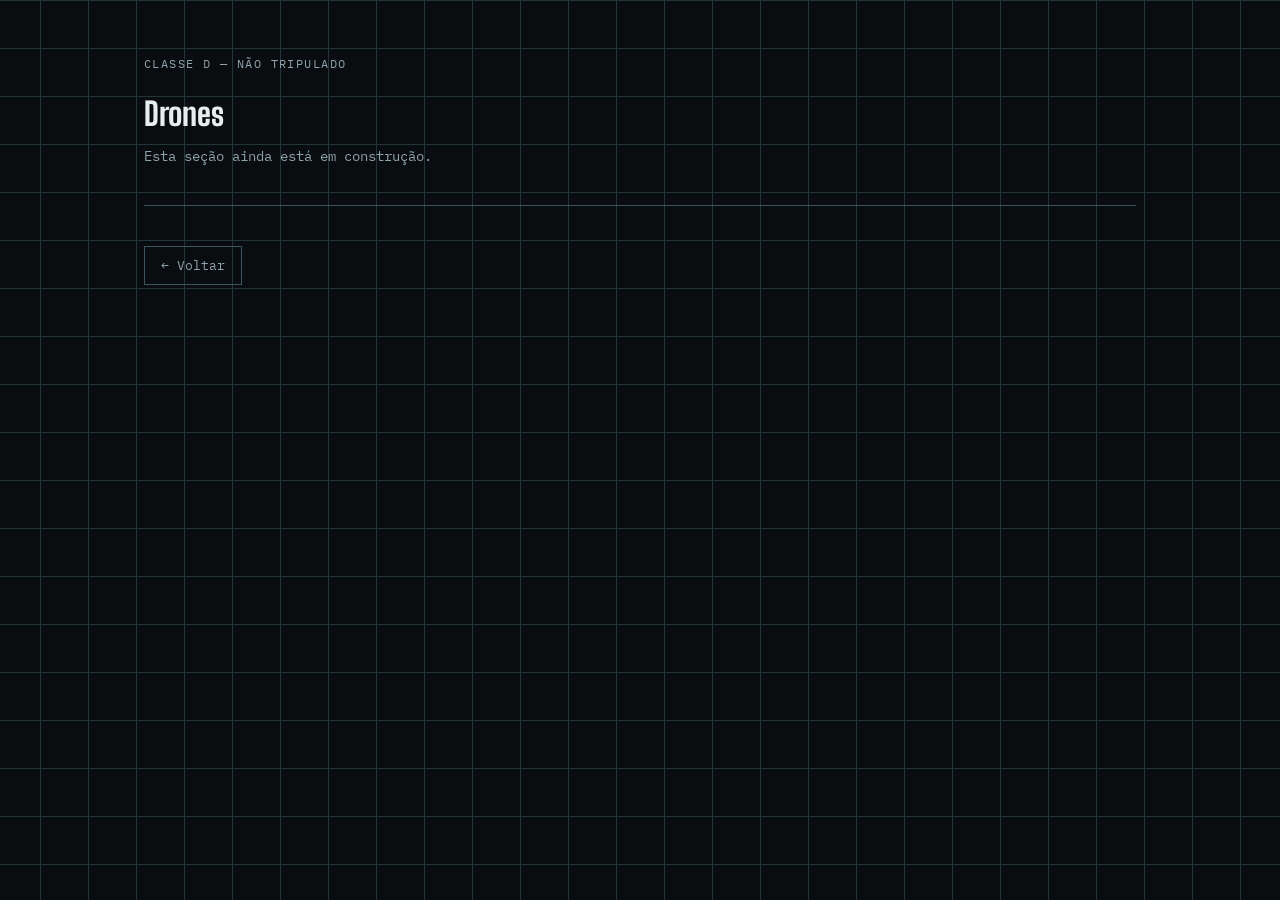
<file: drones.html>
<!DOCTYPE html>
<html lang="pt-BR">
<head>
<meta charset="UTF-8">
<meta name="viewport" content="width=device-width, initial-scale=1">
<title>Drones — Laboratório da Aeronáutica</title>
<link rel="stylesheet" href="style.css">
<style>
  .stub{ padding-top: 24px; }
  .stub h1{ font-family: var(--display); font-weight: 800; font-size: 32px; margin: 0 0 10px; }
  .stub p{ font-family: var(--mono); font-size: 14px; color: var(--text-dim); max-width: 46ch; }
</style>
</head>
<body>
  <div class="frame">
    <div class="tag">CLASSE&nbsp;D — NÃO TRIPULADO</div>
    <div class="stub">
      <h1>Drones</h1>
      <p>Esta seção ainda está em construção.</p>
    </div>
    <div class="hairline" style="margin: 40px 0;"></div>
    <a class="back-link" href="index.html">&larr; Voltar</a>
  </div>
</body>
</html>
</file>
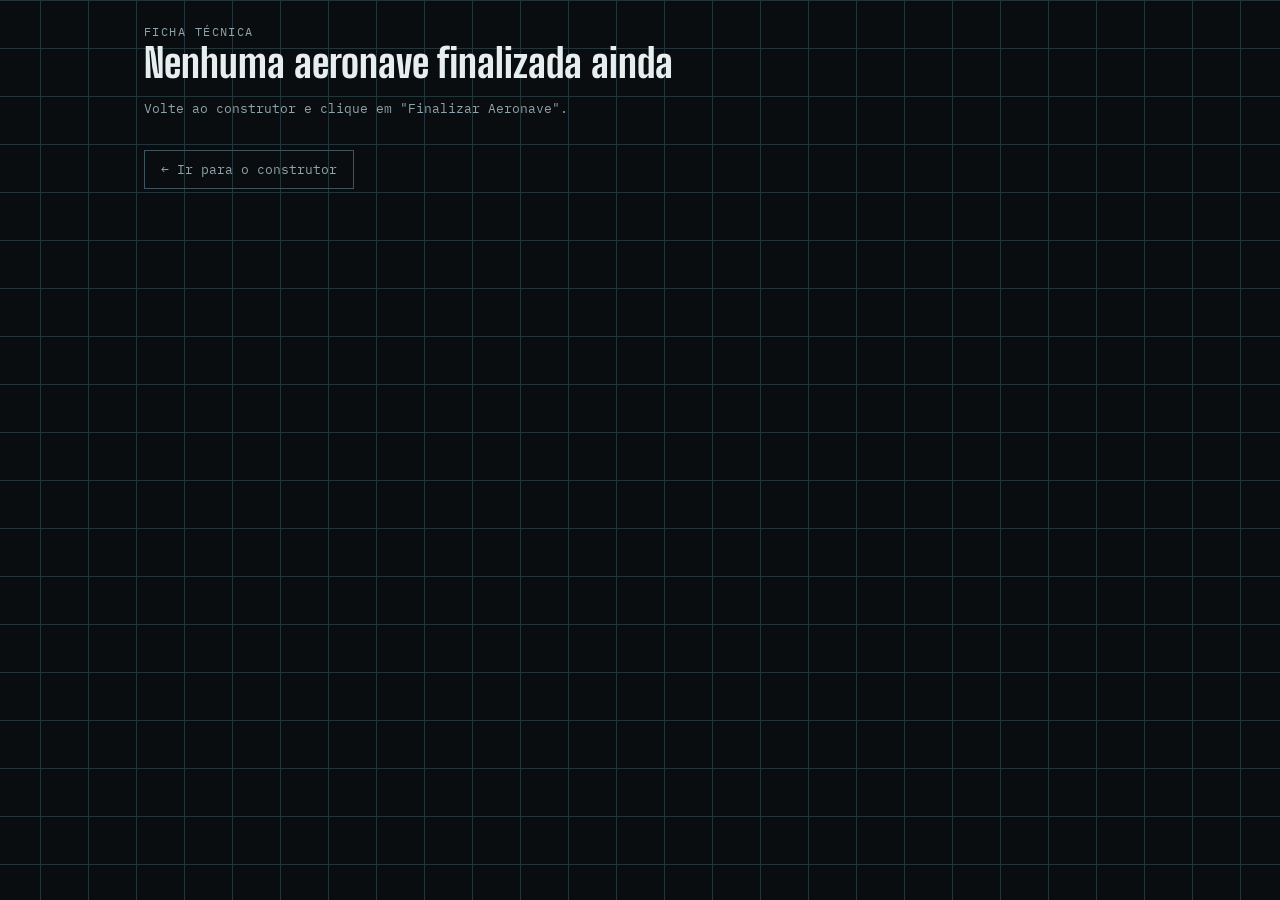
<file: ficha.html>
<!DOCTYPE html>
<html lang="pt-BR">
<head>
<meta charset="UTF-8">
<meta name="viewport" content="width=device-width, initial-scale=1">
<title>Ficha da Aeronave — Laboratório da Aeronáutica</title>
<link rel="stylesheet" href="style.css">
<style>
  .page{ padding-top: 24px; }
  .page h1{ font-family: var(--display); font-weight: 800; font-size: 40px; margin: 0 0 4px; }
  .selo{
    display: inline-block; font-family: var(--mono); font-size: 12px; letter-spacing: 0.08em;
    padding: 6px 14px; border: 1px solid var(--accent-dim); color: var(--accent); margin: 10px 0 30px;
  }
  .grid-stats{
    display: grid; grid-template-columns: repeat(auto-fit, minmax(190px, 1fr));
    gap: 1px; background: var(--line-strong); border: 1px solid var(--line-strong); margin-bottom: 32px;
  }
  .stat{ background: var(--bg-panel); padding: 18px 20px; }
  .stat .k{ font-family: var(--mono); font-size: 11px; letter-spacing: 0.08em; color: var(--text-dim); }
  .stat .v{ font-family: var(--display); font-weight: 800; font-size: 26px; color: var(--text); margin-top: 6px; }
  .stat .v.accent{ color: var(--accent); }

  .cols{ display: grid; grid-template-columns: 1fr 1fr; gap: 32px; margin-bottom: 32px; }
  .cols h2{
    font-family: var(--mono); font-size: 13px; letter-spacing: 0.1em; color: var(--text);
    padding-bottom: 10px; border-bottom: 1px solid var(--line-strong); margin: 0 0 14px;
  }
  .id-row{ display: flex; justify-content: space-between; font-family: var(--mono); font-size: 13px; padding: 8px 0; border-bottom: 1px solid var(--line); }
  .id-row .k{ color: var(--text-dim); }
  .equip-list{ list-style: none; margin: 0; padding: 0; }
  .equip-list li{ font-family: var(--mono); font-size: 13px; padding: 8px 0; border-bottom: 1px solid var(--line); }
  .equip-list li:before{ content: "▸ "; color: var(--accent); }
  .vazio{ font-family: var(--mono); font-size: 13px; color: var(--text-dim); }

  .preco{
    text-align: center; padding: 32px; border: 1px solid var(--line-strong); background: var(--bg-panel); margin-bottom: 32px;
  }
  .preco .k{ font-family: var(--mono); font-size: 12px; letter-spacing: 0.1em; color: var(--text-dim); }
  .preco .v{ font-family: var(--display); font-weight: 800; font-size: 48px; color: var(--accent); margin-top: 8px; }

  .acoes{ display: flex; gap: 14px; }

  @media (max-width: 760px){ .cols{ grid-template-columns: 1fr; } }
</style>
</head>
<body>
  <div class="frame page">
    <div class="tag">FICHA TÉCNICA</div>
    <h1 id="nomeAeronave">—</h1>
    <div class="selo" id="classificacao">—</div>

    <div class="grid-stats">
      <div class="stat"><div class="k">VELOCIDADE MÁXIMA</div><div class="v accent" id="velMax">—</div></div>
      <div class="stat"><div class="k">VELOCIDADE DE CRUZEIRO</div><div class="v" id="velCruz">—</div></div>
      <div class="stat"><div class="k">NÍVEL DE SEGURANÇA</div><div class="v" id="seguranca">—</div></div>
      <div class="stat"><div class="k">GUERRA ELETRÔNICA</div><div class="v" id="guerraEletronica">—</div></div>
      <div class="stat"><div class="k">CONFIABILIDADE</div><div class="v" id="confiabilidade">—</div></div>
      <div class="stat"><div class="k">DESEMPENHO</div><div class="v" id="desempenho">—</div></div>
      <div class="stat"><div class="k">PESO TOTAL</div><div class="v" id="peso">—</div></div>
      <div class="stat"><div class="k">COMPLEXIDADE</div><div class="v" id="complexidade">—</div></div>
    </div>

    <div class="cols">
      <div>
        <h2>IDENTIFICAÇÃO</h2>
        <div class="id-row"><span class="k">Modelo</span><span id="idModelo">—</span></div>
        <div class="id-row"><span class="k">Doutrina</span><span id="idDoutrina">—</span></div>
        <div class="id-row"><span class="k">Variante</span><span id="idVariante">—</span></div>
        <div class="id-row"><span class="k">Função</span><span id="idFuncao">—</span></div>
      </div>
      <div>
        <h2>ARMAMENTO E EQUIPAMENTOS</h2>
        <ul class="equip-list" id="listaEquip"></ul>
      </div>
    </div>

    <div class="preco">
      <div class="k">PREÇO UNITÁRIO FINAL</div>
      <div class="v" id="precoFinal">$0</div>
    </div>

    <div class="hairline" style="margin: 20px 0;"></div>
    <div class="acoes">
      <a class="back-link" href="aeronaves.html">&larr; Voltar e editar</a>
      <a class="back-link" href="index.html">Início</a>
    </div>
  </div>

<script>
function money(n){ return "$" + Math.round(n).toLocaleString("pt-BR"); }

const salvo = localStorage.getItem("fichaAeronave");
if (!salvo){
  document.querySelector(".page").innerHTML =
    '<div class="tag">FICHA TÉCNICA</div><h1>Nenhuma aeronave finalizada ainda</h1>' +
    '<p style="font-family:var(--mono);color:var(--text-dim);font-size:13px;">Volte ao construtor e clique em "Finalizar Aeronave".</p>' +
    '<a class="back-link" href="aeronaves.html" style="margin-top:20px;display:inline-block;">&larr; Ir para o construtor</a>';
} else {
  const f = JSON.parse(salvo);

  document.getElementById("nomeAeronave").textContent = f.nome;
  document.getElementById("classificacao").textContent = f.classificacao;

  document.getElementById("velMax").textContent = f.velocidadeMaxima.toLocaleString("pt-BR") + " km/h";
  document.getElementById("velCruz").textContent = f.velocidadeCruzeiro.toLocaleString("pt-BR") + " km/h";
  document.getElementById("seguranca").textContent = f.segurancaNivel + " / 100";
  document.getElementById("guerraEletronica").textContent = f.guerraEletronica + " / 100";
  document.getElementById("confiabilidade").textContent = f.confiabilidade + "%";
  document.getElementById("desempenho").textContent = f.desempenho + " / 100";
  document.getElementById("peso").textContent = f.peso.toLocaleString("pt-BR") + " kg";
  document.getElementById("complexidade").textContent = f.complexidade;

  document.getElementById("idModelo").textContent = f.modelo;
  document.getElementById("idDoutrina").textContent = f.doutrina;
  document.getElementById("idVariante").textContent = f.variante;
  document.getElementById("idFuncao").textContent = f.funcao;

  const lista = document.getElementById("listaEquip");
  if (f.equipamentos.length === 0){
    lista.innerHTML = '<div class="vazio">Nenhum armamento ou equipamento opcional instalado.</div>';
  } else {
    f.equipamentos.forEach(item => {
      const li = document.createElement("li");
      li.textContent = item;
      lista.appendChild(li);
    });
  }

  document.getElementById("precoFinal").textContent = money(f.custo);
}
</script>
</body>
</html>
</file>
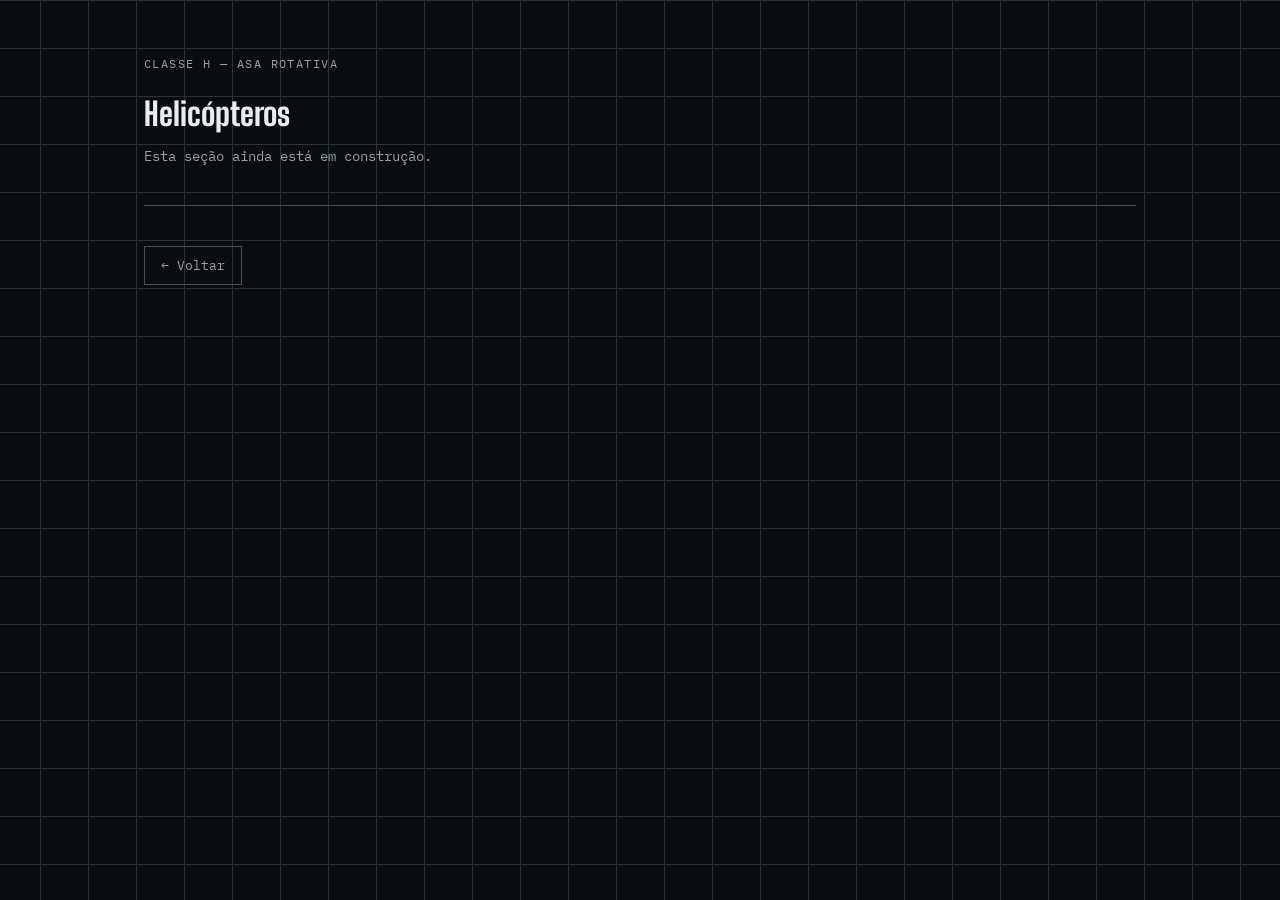
<file: helicopteros.html>
<!DOCTYPE html>
<html lang="pt-BR">
<head>
<meta charset="UTF-8">
<meta name="viewport" content="width=device-width, initial-scale=1">
<title>Helicópteros — Laboratório da Aeronáutica</title>
<link rel="stylesheet" href="style.css">
<style>
  .stub{ padding-top: 24px; }
  .stub h1{ font-family: var(--display); font-weight: 800; font-size: 32px; margin: 0 0 10px; }
  .stub p{ font-family: var(--mono); font-size: 14px; color: var(--text-dim); max-width: 46ch; }
</style>
</head>
<body>
  <div class="frame">
    <div class="tag">CLASSE&nbsp;H — ASA ROTATIVA</div>
    <div class="stub">
      <h1>Helicópteros</h1>
      <p>Esta seção ainda está em construção.</p>
    </div>
    <div class="hairline" style="margin: 40px 0;"></div>
    <a class="back-link" href="index.html">&larr; Voltar</a>
  </div>
</body>
</html>
</file>
<file: style.css>
/* Laboratório da Aeronáutica — design system
   Estética de prancheta técnica / HUD de cabine: fundo quase-preto,
   grade de projeto, tipografia condensada para títulos e monoespaçada
   para dados e rótulos, acento âmbar (referência a mostradores de
   cockpit analógicos). */

@import url('https://fonts.googleapis.com/css2?family=Big+Shoulders+Display:wght@600;700;800&family=IBM+Plex+Mono:wght@400;500;600&display=swap');

:root{
  --bg: #0a0d0f;
  --bg-panel: #10161a;
  --line: #24343b;
  --line-strong: #3c545e;
  --text: #e7eef0;
  --text-dim: #8ea3ab;
  --accent: #f5a623;
  --accent-dim: #8a6120;
  --mono: 'IBM Plex Mono', 'Courier New', monospace;
  --display: 'Big Shoulders Display', 'Arial Narrow', sans-serif;
}

*{ box-sizing: border-box; }

html, body{
  margin: 0;
  padding: 0;
  background: var(--bg);
  color: var(--text);
  font-family: var(--mono);
}

body{
  min-height: 100vh;
  background-image:
    linear-gradient(var(--line) 1px, transparent 1px),
    linear-gradient(90deg, var(--line) 1px, transparent 1px);
  background-size: 48px 48px;
  background-position: center top;
  background-attachment: fixed;
  opacity: 1;
}

a{ color: inherit; text-decoration: none; }

::selection{ background: var(--accent); color: #10161a; }

.frame{
  max-width: 1040px;
  margin: 0 auto;
  padding: 56px 24px 80px;
}

.tag{
  font-family: var(--mono);
  font-size: 12px;
  letter-spacing: 0.12em;
  color: var(--text-dim);
}

.hairline{
  height: 1px;
  background: var(--line-strong);
  width: 100%;
}

/* Botão / rodapé de navegação simples usado nas páginas internas */
.back-link{
  display: inline-flex;
  align-items: center;
  gap: 8px;
  font-family: var(--mono);
  font-size: 13px;
  color: var(--text-dim);
  border: 1px solid var(--line-strong);
  padding: 10px 16px;
  transition: border-color 0.15s ease, color 0.15s ease;
}
.back-link:hover{
  color: var(--accent);
  border-color: var(--accent-dim);
}

@media (prefers-reduced-motion: reduce){
  *{ transition: none !important; animation: none !important; }
}
</file>
